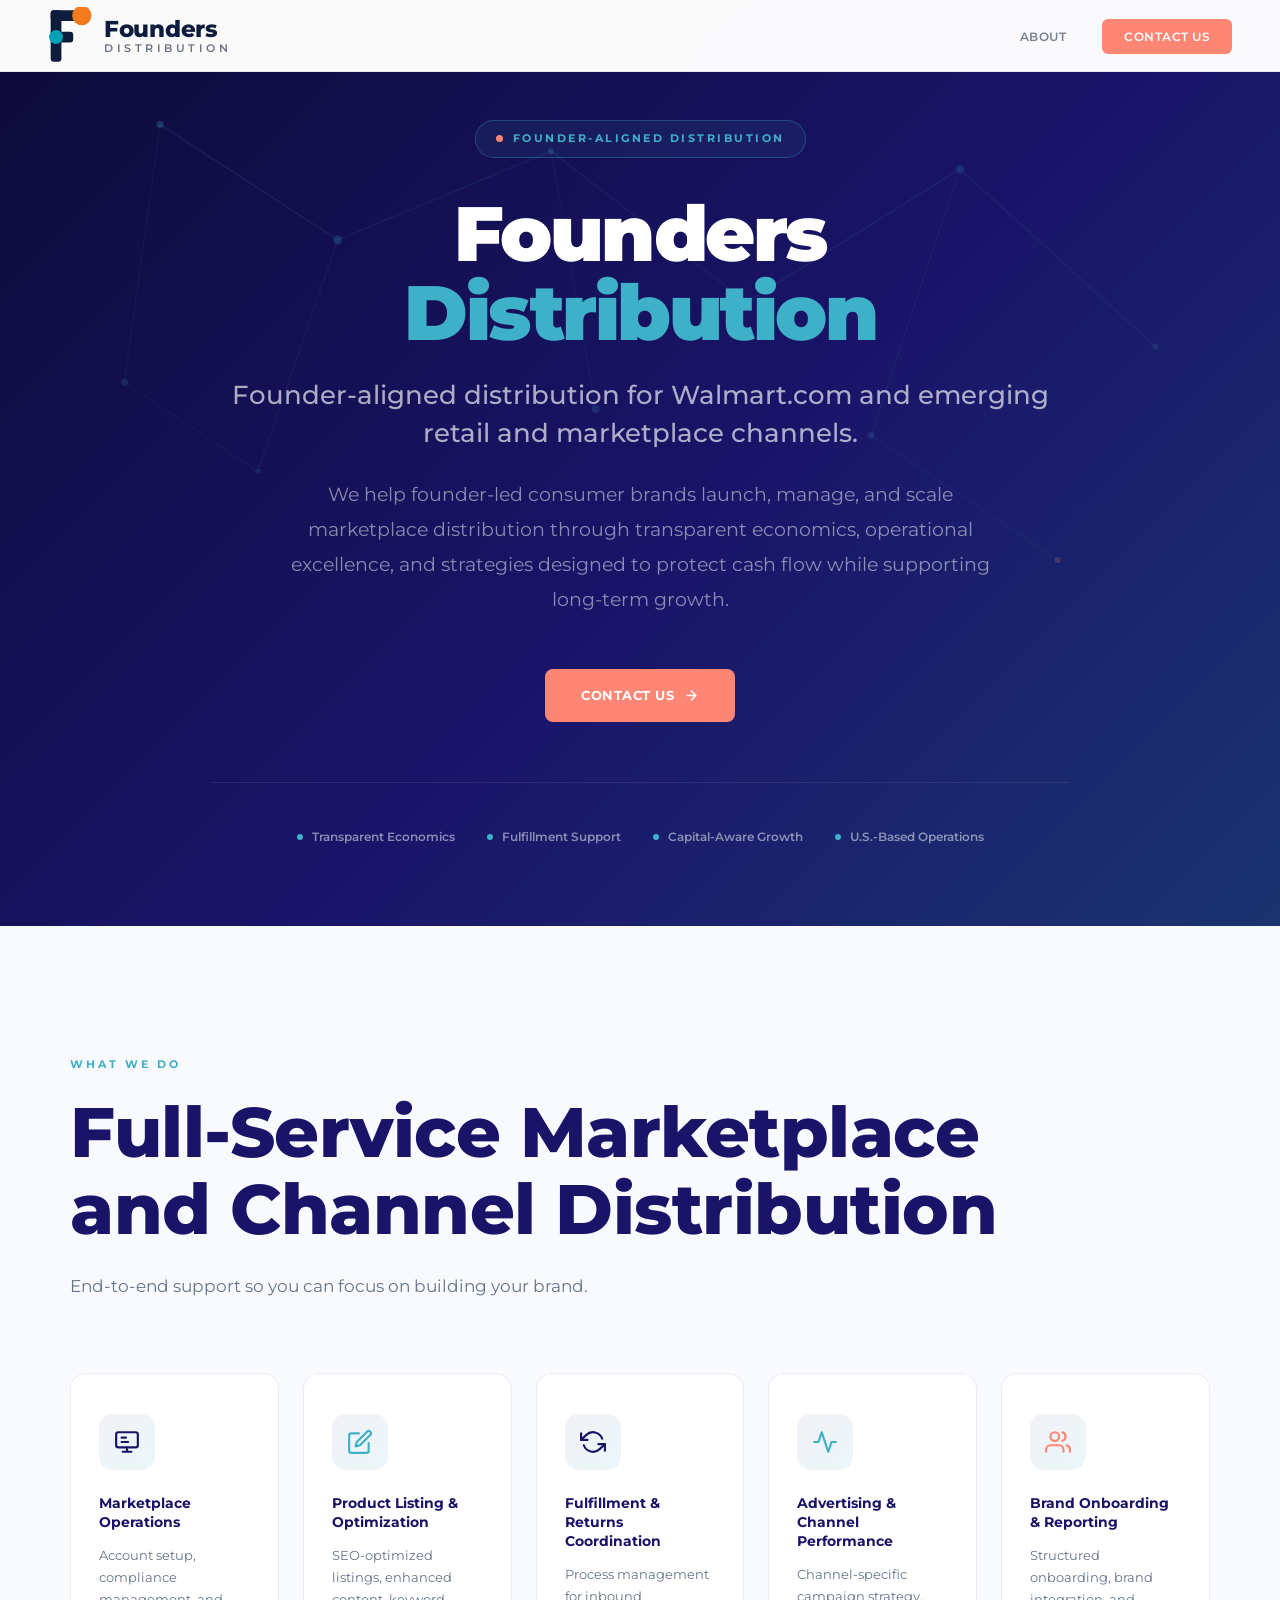
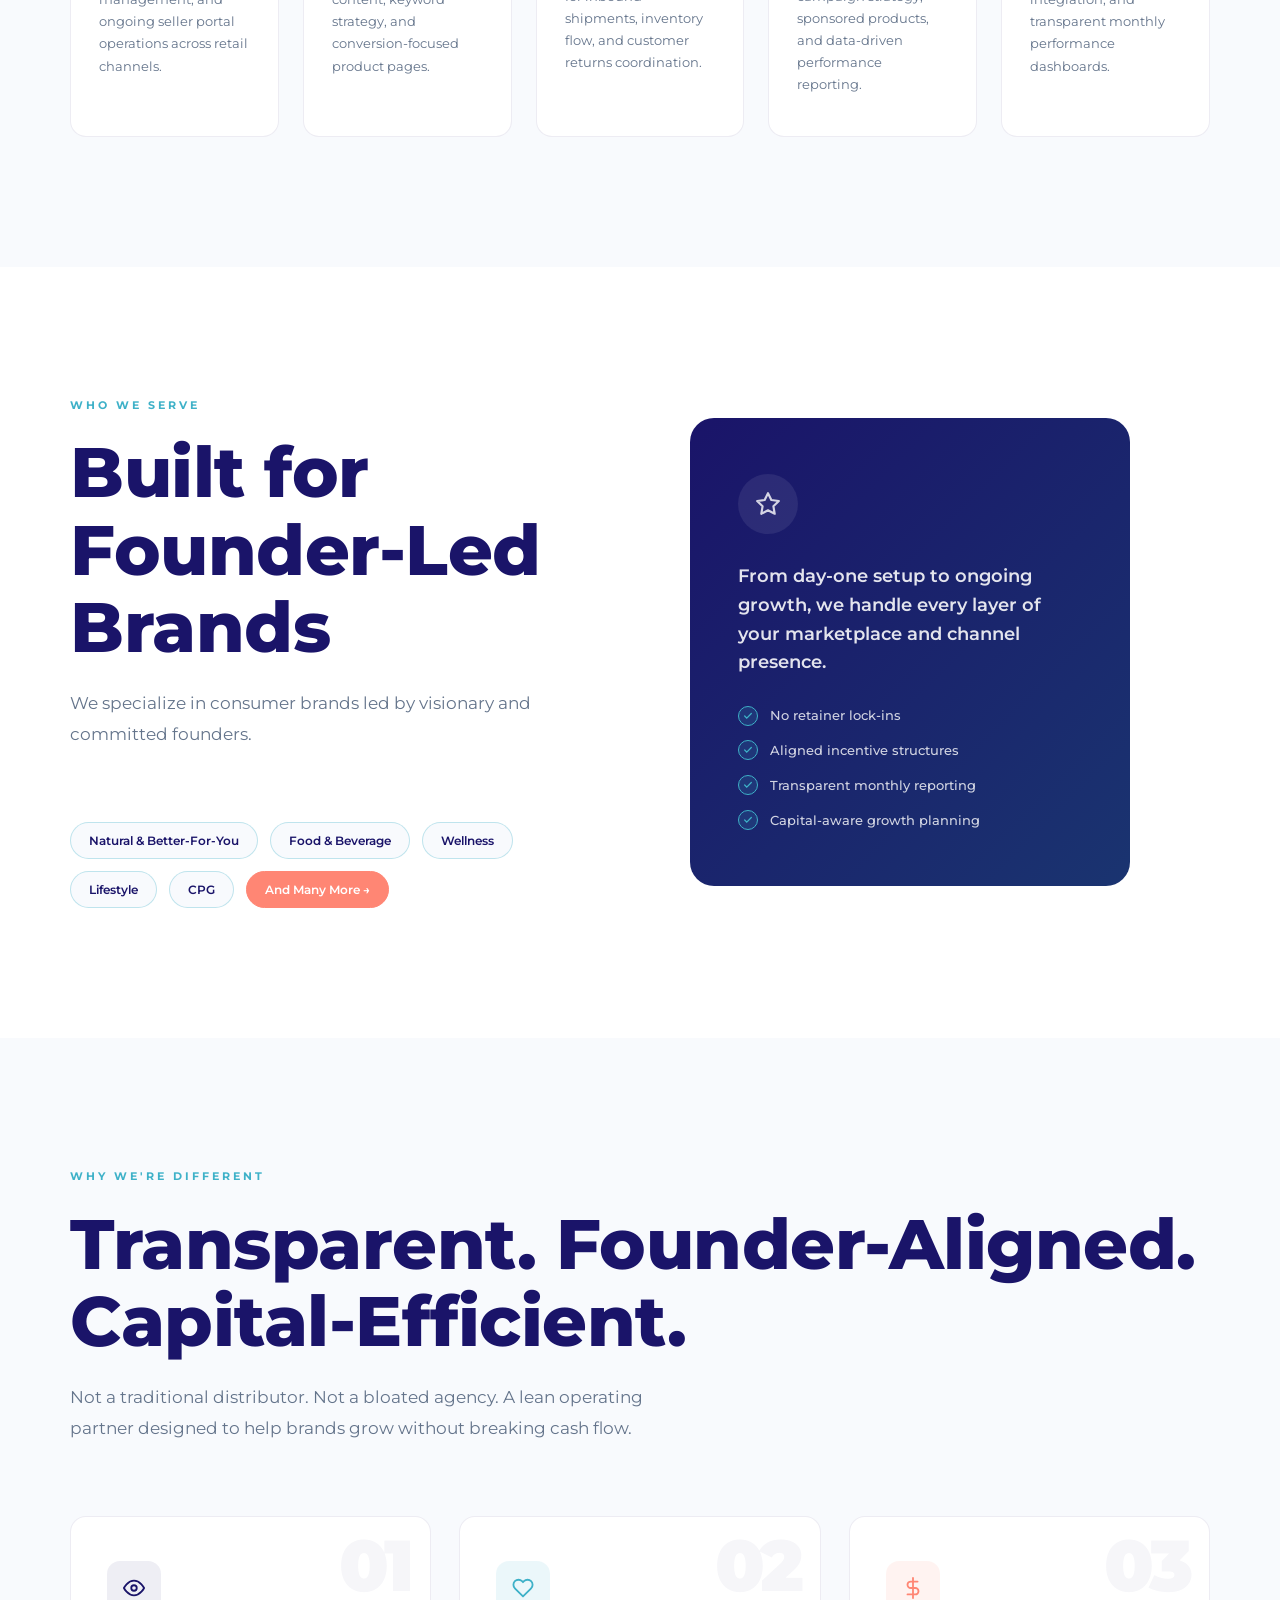
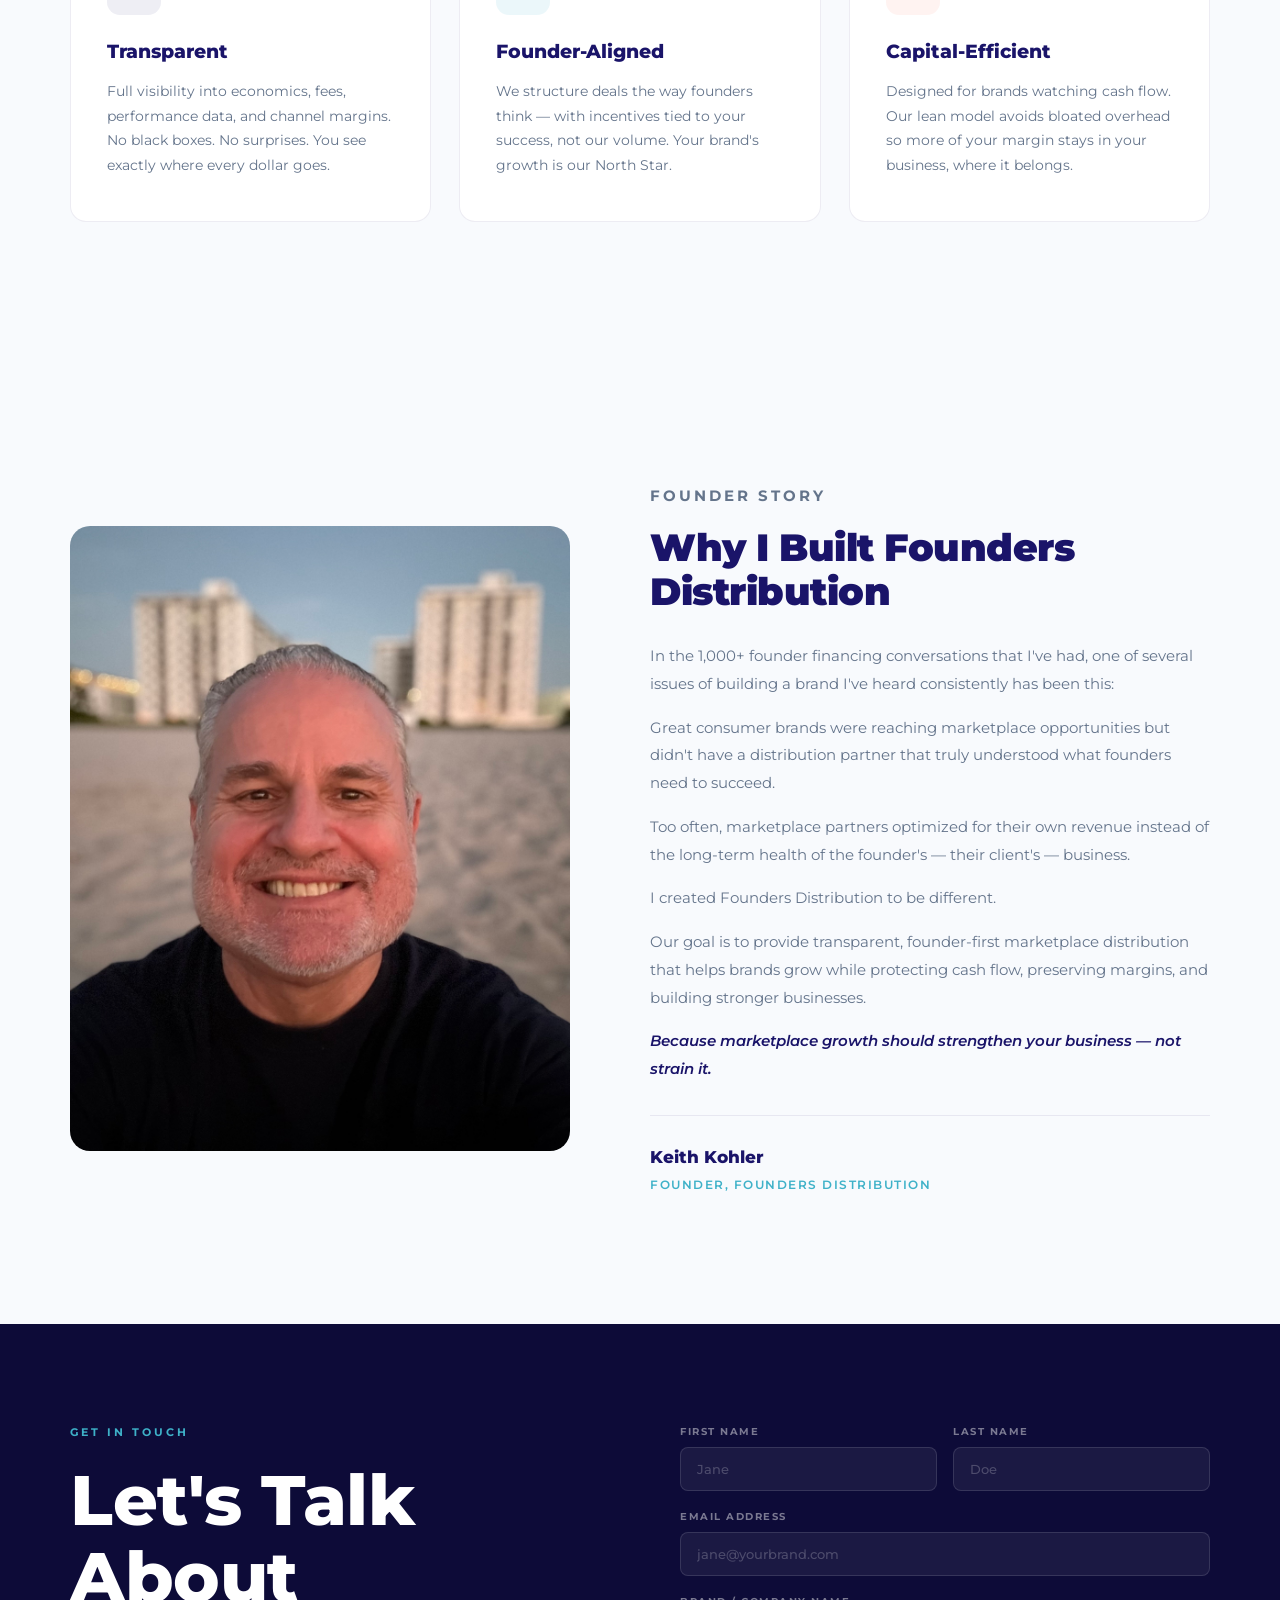
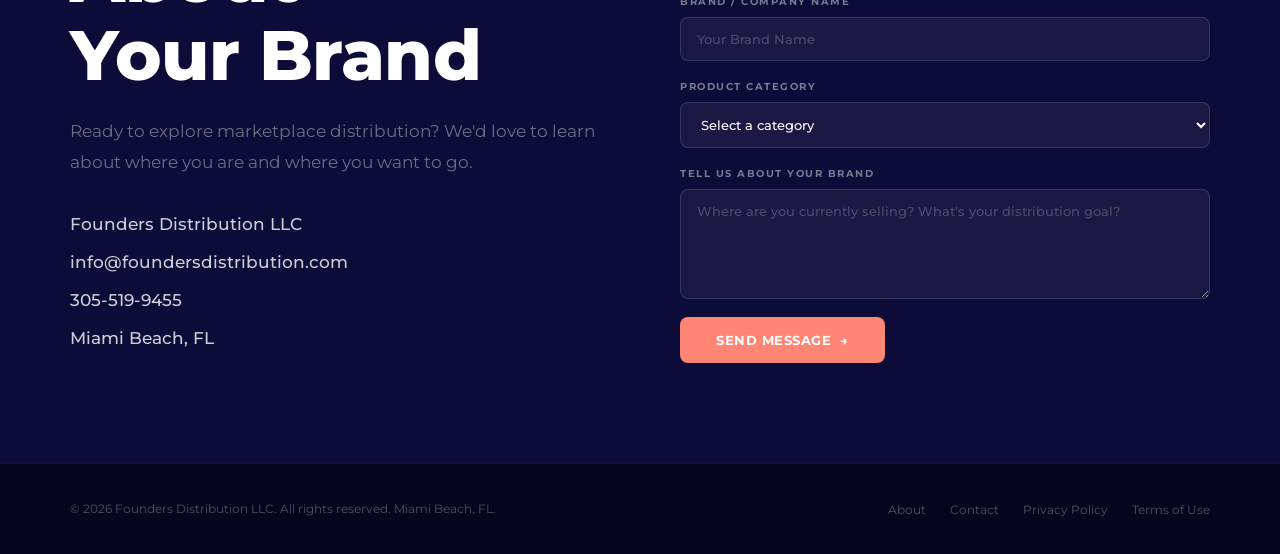
<file: index.html>
<!DOCTYPE html>
<html lang="en">
<head>
    <meta charset="UTF-8">
    <meta name="viewport" content="width=device-width, initial-scale=1.0">
    <title>Founders Distribution LLC | Founder-Aligned Marketplace Distribution</title>
    <meta name="description" content="Founders Distribution LLC helps founder-led consumer brands launch, manage, and scale across marketplace and retail channels. Transparent economics. Fulfillment support. Capital-aware growth.">
    <link href="https://fonts.googleapis.com/css2?family=Montserrat:wght@300;400;500;600;700;800;900&display=swap" rel="stylesheet">
    <link rel="stylesheet" href="styles.css">
    <style>
        /* ===== HERO (homepage only) ===== */
        #hero {
            min-height: 100vh;
            background: linear-gradient(135deg, #0d0b38 0%, #1a1469 55%, #1a3470 100%);
            position: relative;
            display: flex;
            align-items: center;
            padding: 120px 48px 80px;
            overflow: hidden;
        }

        .hero-bg { position: absolute; inset: 0; pointer-events: none; }

        .hero-content {
            max-width: 860px;
            position: relative;
            z-index: 2;
            margin: 0 auto;
            text-align: center;
        }

        .hero-eyebrow {
            display: inline-flex; align-items: center; gap: 10px;
            border: 1px solid rgba(62,177,200,0.3);
            background: rgba(62,177,200,0.08);
            border-radius: 100px; padding: 9px 20px;
            margin-bottom: 36px;
            font-size: 11px; font-weight: 700;
            letter-spacing: 2.5px; text-transform: uppercase;
            color: var(--teal);
        }

        .eyebrow-dot {
            width: 7px; height: 7px;
            background: var(--orange); border-radius: 50%;
            animation: pulse 2s infinite;
        }

        @keyframes pulse {
            0%, 100% { opacity: 1; transform: scale(1); }
            50% { opacity: 0.5; transform: scale(0.8); }
        }

        #hero h1 {
            font-size: clamp(44px, 6vw, 80px);
            font-weight: 900; color: white;
            line-height: 1.04; letter-spacing: -2.5px;
            margin-bottom: 24px;
        }

        #hero h1 .hl { color: var(--teal); }

        .hero-tagline {
            font-size: 26px; font-weight: 500;
            color: rgba(255,255,255,0.65);
            margin-bottom: 24px; line-height: 1.45;
        }

        .hero-body {
            font-size: 19px; color: rgba(255,255,255,0.5);
            max-width: 720px; line-height: 1.85;
            margin: 0 auto 52px;
        }

        .hero-actions { display: flex; gap: 16px; align-items: center; justify-content: center; }

        .btn-ghost {
            display: inline-flex; align-items: center; gap: 8px;
            color: rgba(255,255,255,0.55);
            text-decoration: none;
            font-size: 13px; font-weight: 600;
            letter-spacing: 0.5px;
            transition: color 0.2s;
        }
        .btn-ghost:hover { color: var(--teal); }

        .hero-trust {
            display: flex; gap: 32px; flex-wrap: wrap;
            justify-content: center;
            margin-top: 60px; padding-top: 44px;
            border-top: 1px solid rgba(255,255,255,0.08);
        }

        .hero-trust-item {
            display: flex; align-items: center; gap: 9px;
            font-size: 12px; font-weight: 600;
            color: rgba(255,255,255,0.5);
        }

        .ht-dot { width: 6px; height: 6px; background: var(--teal); border-radius: 50%; }

        /* white bg section */
        #who { background: white; }
        #why { background: var(--gray-50); }

        @media (max-width: 768px) {
            #hero { padding: 120px 20px 64px; }
            .hero-trust { gap: 18px; margin-top: 36px; padding-top: 32px; }
        }
    </style>
</head>
<body>

<!-- NAV -->
<nav id="main-nav">
    <a href="index.html" class="nav-logo">
        <svg width="44" height="58" viewBox="0 0 40 54" fill="none" xmlns="http://www.w3.org/2000/svg">
            <rect x="2" y="3" width="10" height="48" rx="3" fill="#0D1B3D"/>
            <rect x="2" y="3" width="29" height="10" rx="3" fill="#0D1B3D"/>
            <rect x="2" y="23" width="21" height="10" rx="3" fill="#0D1B3D"/>
            <circle cx="31" cy="8" r="9" fill="#F47A20"/>
            <circle cx="7" cy="28" r="6.5" fill="#00A3B5"/>
        </svg>
        <div class="nav-logo-text">
            <span class="nav-logo-line1">Founders</span>
            <span class="nav-logo-line2">DISTRIBUTION</span>
        </div>
    </a>
    <button class="nav-hamburger" id="hamburger" aria-label="Toggle menu">
        <span></span><span></span><span></span>
    </button>
    <ul class="nav-links" id="nav-links">
        <li><a href="about.html">About</a></li>
        <li><a href="contact.html" class="nav-cta-btn">Contact Us</a></li>
    </ul>
</nav>

<!-- HERO -->
<section id="hero">
    <svg class="hero-bg" viewBox="0 0 1440 900" preserveAspectRatio="xMidYMid slice" xmlns="http://www.w3.org/2000/svg">
        <line x1="180" y1="140" x2="380" y2="270" stroke="rgba(62,177,200,0.13)" stroke-width="1.5"/>
        <line x1="380" y1="270" x2="620" y2="170" stroke="rgba(62,177,200,0.10)" stroke-width="1.5"/>
        <line x1="620" y1="170" x2="840" y2="340" stroke="rgba(62,177,200,0.08)" stroke-width="1.5"/>
        <line x1="840" y1="340" x2="1080" y2="190" stroke="rgba(62,177,200,0.10)" stroke-width="1.5"/>
        <line x1="1080" y1="190" x2="1300" y2="390" stroke="rgba(62,177,200,0.08)" stroke-width="1.5"/>
        <line x1="180" y1="140" x2="140" y2="430" stroke="rgba(62,177,200,0.07)" stroke-width="1.5"/>
        <line x1="380" y1="270" x2="290" y2="530" stroke="rgba(62,177,200,0.07)" stroke-width="1.5"/>
        <line x1="620" y1="170" x2="670" y2="460" stroke="rgba(62,177,200,0.06)" stroke-width="1.5"/>
        <line x1="290" y1="530" x2="140" y2="430" stroke="rgba(62,177,200,0.05)" stroke-width="1.5"/>
        <line x1="1080" y1="190" x2="980" y2="490" stroke="rgba(62,177,200,0.07)" stroke-width="1.5"/>
        <line x1="980" y1="490" x2="1190" y2="630" stroke="rgba(62,177,200,0.06)" stroke-width="1.5"/>
        <circle cx="180" cy="140" r="4" fill="rgba(62,177,200,0.25)"/>
        <circle cx="380" cy="270" r="5" fill="rgba(62,177,200,0.2)"/>
        <circle cx="620" cy="170" r="3.5" fill="rgba(62,177,200,0.2)"/>
        <circle cx="840" cy="340" r="4.5" fill="rgba(255,134,116,0.28)"/>
        <circle cx="1080" cy="190" r="5" fill="rgba(62,177,200,0.15)"/>
        <circle cx="1300" cy="390" r="3.5" fill="rgba(62,177,200,0.12)"/>
        <circle cx="140" cy="430" r="4" fill="rgba(62,177,200,0.15)"/>
        <circle cx="290" cy="530" r="3" fill="rgba(62,177,200,0.13)"/>
        <circle cx="670" cy="460" r="4.5" fill="rgba(62,177,200,0.17)"/>
        <circle cx="980" cy="490" r="4" fill="rgba(62,177,200,0.15)"/>
        <circle cx="1190" cy="630" r="3.5" fill="rgba(255,134,116,0.2)"/>
    </svg>

    <div class="hero-content">
        <div class="hero-eyebrow">
            <span class="eyebrow-dot"></span>
            Founder-Aligned Distribution
        </div>
        <h1>Founders<br><span class="hl">Distribution</span></h1>
        <p class="hero-tagline">Founder-aligned distribution for Walmart.com and emerging retail and marketplace channels.</p>
        <p class="hero-body">
            We help founder-led consumer brands launch, manage, and scale marketplace distribution through transparent economics, operational excellence, and strategies designed to protect cash flow while supporting long-term growth.
        </p>
        <div class="hero-actions">
            <a href="#contact" class="btn-primary">
                Contact Us
                <svg width="15" height="15" viewBox="0 0 24 24" fill="none" stroke="currentColor" stroke-width="2.5" stroke-linecap="round" stroke-linejoin="round"><path d="M5 12h14M12 5l7 7-7 7"/></svg>
            </a>
        </div>
        <div class="hero-trust">
            <div class="hero-trust-item"><span class="ht-dot"></span>Transparent Economics</div>
            <div class="hero-trust-item"><span class="ht-dot"></span>Fulfillment Support</div>
            <div class="hero-trust-item"><span class="ht-dot"></span>Capital-Aware Growth</div>
            <div class="hero-trust-item"><span class="ht-dot"></span>U.S.-Based Operations</div>
        </div>
    </div>
</section>

<!-- WHAT WE DO -->
<section id="services" class="section" style="background:var(--gray-50)">
    <div class="container">
        <p class="section-eyebrow">What We Do</p>
        <h2 class="section-title">Full-Service Marketplace<br>and Channel Distribution</h2>
        <p class="section-sub">End-to-end support so you can focus on building your brand.</p>

        <div class="services-grid">
            <div class="service-card">
                <div class="service-icon">
                    <svg viewBox="0 0 24 24" fill="none" stroke="#1a1469" stroke-width="2" stroke-linecap="round" stroke-linejoin="round">
                        <rect x="2" y="3" width="20" height="14" rx="2"/><path d="M8 21h8M12 17v4"/><path d="M7 8h4M7 12h6"/>
                    </svg>
                </div>
                <h3>Marketplace Operations</h3>
                <p>Account setup, compliance management, and ongoing seller portal operations across retail channels.</p>
            </div>
            <div class="service-card">
                <div class="service-icon">
                    <svg viewBox="0 0 24 24" fill="none" stroke="#3eb1c8" stroke-width="2" stroke-linecap="round" stroke-linejoin="round">
                        <path d="M11 4H4a2 2 0 00-2 2v14a2 2 0 002 2h14a2 2 0 002-2v-7"/><path d="M18.5 2.5a2.121 2.121 0 013 3L12 15l-4 1 1-4 9.5-9.5z"/>
                    </svg>
                </div>
                <h3>Product Listing & Optimization</h3>
                <p>SEO-optimized listings, enhanced content, keyword strategy, and conversion-focused product pages.</p>
            </div>
            <div class="service-card">
                <div class="service-icon">
                    <svg viewBox="0 0 24 24" fill="none" stroke="#1a1469" stroke-width="2" stroke-linecap="round" stroke-linejoin="round">
                        <polyline points="1 4 1 10 7 10"/><polyline points="23 20 23 14 17 14"/>
                        <path d="M20.49 9A9 9 0 005.64 5.64L1 10M23 14l-4.64 4.36A9 9 0 013.51 15"/>
                    </svg>
                </div>
                <h3>Fulfillment & Returns Coordination</h3>
                <p>Process management for inbound shipments, inventory flow, and customer returns coordination.</p>
            </div>
            <div class="service-card">
                <div class="service-icon">
                    <svg viewBox="0 0 24 24" fill="none" stroke="#3eb1c8" stroke-width="2" stroke-linecap="round" stroke-linejoin="round">
                        <polyline points="22 12 18 12 15 21 9 3 6 12 2 12"/>
                    </svg>
                </div>
                <h3>Advertising & Channel Performance</h3>
                <p>Channel-specific campaign strategy, sponsored products, and data-driven performance reporting.</p>
            </div>
            <div class="service-card">
                <div class="service-icon">
                    <svg viewBox="0 0 24 24" fill="none" stroke="#ff8674" stroke-width="2" stroke-linecap="round" stroke-linejoin="round">
                        <path d="M17 21v-2a4 4 0 00-4-4H5a4 4 0 00-4 4v2"/><circle cx="9" cy="7" r="4"/>
                        <path d="M23 21v-2a4 4 0 00-3-3.87M16 3.13a4 4 0 010 7.75"/>
                    </svg>
                </div>
                <h3>Brand Onboarding & Reporting</h3>
                <p>Structured onboarding, brand integration, and transparent monthly performance dashboards.</p>
            </div>
        </div>
    </div>
</section>

<!-- WHO WE SERVE -->
<section id="who" class="section">
    <div class="container">
        <div class="who-layout">
            <div>
                <p class="section-eyebrow">Who We Serve</p>
                <h2 class="section-title">Built for<br>Founder-Led Brands</h2>
                <p class="section-sub">We specialize in consumer brands led by visionary and committed founders.</p>
                <div class="who-tags">
                    <span class="tag">Natural &amp; Better-For-You</span>
                    <span class="tag">Food &amp; Beverage</span>
                    <span class="tag">Wellness</span>
                    <span class="tag">Lifestyle</span>
                    <span class="tag">CPG</span>
                    <a href="contact.html" class="tag tag-more">And Many More &rarr;</a>
                </div>
            </div>
            <div>
                <div class="who-card">
                    <div class="who-card-icon">
                        <svg width="26" height="26" viewBox="0 0 24 24" fill="none" stroke="rgba(255,255,255,0.8)" stroke-width="2" stroke-linecap="round" stroke-linejoin="round">
                            <polygon points="12 2 15.09 8.26 22 9.27 17 14.14 18.18 21.02 12 17.77 5.82 21.02 7 14.14 2 9.27 8.91 8.26 12 2"/>
                        </svg>
                    </div>
                    <p style="font-size:18px;font-weight:600;color:rgba(255,255,255,0.88);line-height:1.6;margin-bottom:28px;">From day-one setup to ongoing growth, we handle every layer of your marketplace and channel presence.</p>
                    <ul class="who-check-list">
                        <li>
                            <span class="check-dot">
                                <svg width="10" height="10" viewBox="0 0 24 24" fill="none" stroke="#3eb1c8" stroke-width="3" stroke-linecap="round"><polyline points="20 6 9 17 4 12"/></svg>
                            </span>
                            No retainer lock-ins
                        </li>
                        <li>
                            <span class="check-dot">
                                <svg width="10" height="10" viewBox="0 0 24 24" fill="none" stroke="#3eb1c8" stroke-width="3" stroke-linecap="round"><polyline points="20 6 9 17 4 12"/></svg>
                            </span>
                            Aligned incentive structures
                        </li>
                        <li>
                            <span class="check-dot">
                                <svg width="10" height="10" viewBox="0 0 24 24" fill="none" stroke="#3eb1c8" stroke-width="3" stroke-linecap="round"><polyline points="20 6 9 17 4 12"/></svg>
                            </span>
                            Transparent monthly reporting
                        </li>
                        <li>
                            <span class="check-dot">
                                <svg width="10" height="10" viewBox="0 0 24 24" fill="none" stroke="#3eb1c8" stroke-width="3" stroke-linecap="round"><polyline points="20 6 9 17 4 12"/></svg>
                            </span>
                            Capital-aware growth planning
                        </li>
                    </ul>
                </div>
            </div>
        </div>
    </div>
</section>

<!-- WHY DIFFERENT -->
<section id="why" class="section">
    <div class="container">
        <p class="section-eyebrow">Why We're Different</p>
        <h2 class="section-title">Transparent. Founder-Aligned.<br>Capital-Efficient.</h2>
        <p class="section-sub">Not a traditional distributor. Not a bloated agency. A lean operating partner designed to help brands grow without breaking cash flow.</p>

        <div class="pillars-grid">
            <div class="pillar">
                <span class="pillar-num">01</span>
                <div class="pillar-icon pi-1">
                    <svg width="22" height="22" viewBox="0 0 24 24" fill="none" stroke="#1a1469" stroke-width="2" stroke-linecap="round" stroke-linejoin="round">
                        <path d="M1 12s4-8 11-8 11 8 11 8-4 8-11 8-11-8-11-8z"/><circle cx="12" cy="12" r="3"/>
                    </svg>
                </div>
                <h3>Transparent</h3>
                <p>Full visibility into economics, fees, performance data, and channel margins. No black boxes. No surprises. You see exactly where every dollar goes.</p>
            </div>
            <div class="pillar">
                <span class="pillar-num">02</span>
                <div class="pillar-icon pi-2">
                    <svg width="22" height="22" viewBox="0 0 24 24" fill="none" stroke="#3eb1c8" stroke-width="2" stroke-linecap="round" stroke-linejoin="round">
                        <path d="M20.84 4.61a5.5 5.5 0 00-7.78 0L12 5.67l-1.06-1.06a5.5 5.5 0 00-7.78 7.78l1.06 1.06L12 21.23l7.78-7.78 1.06-1.06a5.5 5.5 0 000-7.78z"/>
                    </svg>
                </div>
                <h3>Founder-Aligned</h3>
                <p>We structure deals the way founders think — with incentives tied to your success, not our volume. Your brand's growth is our North Star.</p>
            </div>
            <div class="pillar">
                <span class="pillar-num">03</span>
                <div class="pillar-icon pi-3">
                    <svg width="22" height="22" viewBox="0 0 24 24" fill="none" stroke="#ff8674" stroke-width="2" stroke-linecap="round" stroke-linejoin="round">
                        <line x1="12" y1="1" x2="12" y2="23"/>
                        <path d="M17 5H9.5a3.5 3.5 0 000 7h5a3.5 3.5 0 010 7H6"/>
                    </svg>
                </div>
                <h3>Capital-Efficient</h3>
                <p>Designed for brands watching cash flow. Our lean model avoids bloated overhead so more of your margin stays in your business, where it belongs.</p>
            </div>
        </div>
    </div>
</section>

<!-- FOUNDER STORY -->
<section class="section founder-story-section">
    <div class="container">
        <div class="founder-story-grid">
            <div class="founder-photo-wrap">
                <img src="keith.jpg" alt="Keith Kohler, Founder of Founders Distribution" class="founder-photo">
            </div>
            <div class="founder-story-text">
                <p class="section-eyebrow">Founder Story</p>
                <h2 class="founder-story-heading">Why I Built Founders Distribution</h2>
                <p>In the 1,000+ founder financing conversations that I've had, one of several issues of building a brand I've heard consistently has been this:</p>
                <p>Great consumer brands were reaching marketplace opportunities but didn't have a distribution partner that truly understood what founders need to succeed.</p>
                <p>Too often, marketplace partners optimized for their own revenue instead of the long-term health of the founder's — their client's — business.</p>
                <p>I created Founders Distribution to be different.</p>
                <p>Our goal is to provide transparent, founder-first marketplace distribution that helps brands grow while protecting cash flow, preserving margins, and building stronger businesses.</p>
                <p class="founder-story-closing">Because marketplace growth should strengthen your business — not strain it.</p>
                <div class="founder-sig">
                    <span class="founder-sig-name">Keith Kohler</span>
                    <span class="founder-sig-title">Founder, Founders Distribution</span>
                </div>
            </div>
        </div>
    </div>
</section>

<!-- CONTACT -->
<section id="contact" class="contact-section">
    <div class="contact-layout">
        <div>
            <p class="section-eyebrow">Get In Touch</p>
            <h2 class="section-title">Let's Talk About<br>Your Brand</h2>
            <p class="section-sub">Ready to explore marketplace distribution? We'd love to learn about where you are and where you want to go.</p>

            <div class="contact-plain">
                <p>Founders Distribution LLC</p>
                <p><a href="mailto:info@foundersdistribution.com">info@foundersdistribution.com</a></p>
                <p><a href="tel:+13055199455">305-519-9455</a></p>
                <p>Miami Beach, FL</p>
            </div>
        </div>

        <form class="contact-form" name="contact" method="POST" data-netlify="true" netlify-honeypot="bot-field">
            <input type="hidden" name="form-name" value="contact">
            <p hidden><label>Don't fill this out: <input name="bot-field"></label></p>
            <div class="form-row">
                <div class="fg">
                    <label for="fname">First Name</label>
                    <input type="text" id="fname" name="first_name" placeholder="Jane" required>
                </div>
                <div class="fg">
                    <label for="lname">Last Name</label>
                    <input type="text" id="lname" name="last_name" placeholder="Doe" required>
                </div>
            </div>
            <div class="fg">
                <label for="email">Email Address</label>
                <input type="email" id="email" name="email" placeholder="jane@yourbrand.com" required>
            </div>
            <div class="fg">
                <label for="brand">Brand / Company Name</label>
                <input type="text" id="brand" name="brand" placeholder="Your Brand Name" required>
            </div>
            <div class="fg">
                <label for="category">Product Category</label>
                <select id="category" name="category">
                    <option value="" disabled selected>Select a category</option>
                    <option>Natural and Better-For-You</option>
                    <option>Food &amp; Beverage</option>
                    <option>Wellness</option>
                    <option>Lifestyle</option>
                    <option>Other CPG</option>
                </select>
            </div>
            <div class="fg">
                <label for="message">Tell Us About Your Brand</label>
                <textarea id="message" name="message" placeholder="Where are you currently selling? What's your distribution goal?"></textarea>
            </div>
            <button type="submit" class="form-submit">Send Message &nbsp;→</button>
        </form>
    </div>
</section>

<!-- FOOTER -->
<footer>
    <div class="footer-inner">
        <p class="footer-copy">&copy; 2026 Founders Distribution LLC. All rights reserved. Miami Beach, FL.</p>
        <ul class="footer-links">
            <li><a href="about.html">About</a></li>
            <li><a href="contact.html">Contact</a></li>
            <li><a href="privacy-policy.html">Privacy Policy</a></li>
            <li><a href="terms.html">Terms of Use</a></li>
        </ul>
    </div>
</footer>

<script>
    const hamburger = document.getElementById('hamburger');
    const navLinks = document.getElementById('nav-links');
    hamburger.addEventListener('click', () => {
        hamburger.classList.toggle('open');
        navLinks.classList.toggle('open');
    });
    navLinks.querySelectorAll('a').forEach(a => {
        a.addEventListener('click', () => {
            hamburger.classList.remove('open');
            navLinks.classList.remove('open');
        });
    });

    document.querySelectorAll('a[href^="#"]').forEach(a => {
        a.addEventListener('click', e => {
            e.preventDefault();
            const el = document.querySelector(a.getAttribute('href'));
            if (el) el.scrollIntoView({ behavior: 'smooth', block: 'start' });
        });
    });

    window.addEventListener('scroll', () => {
        document.getElementById('main-nav').style.boxShadow =
            window.scrollY > 40 ? '0 4px 24px rgba(0,0,0,0.35)' : 'none';
    });
</script>
</body>
</html>
</file>
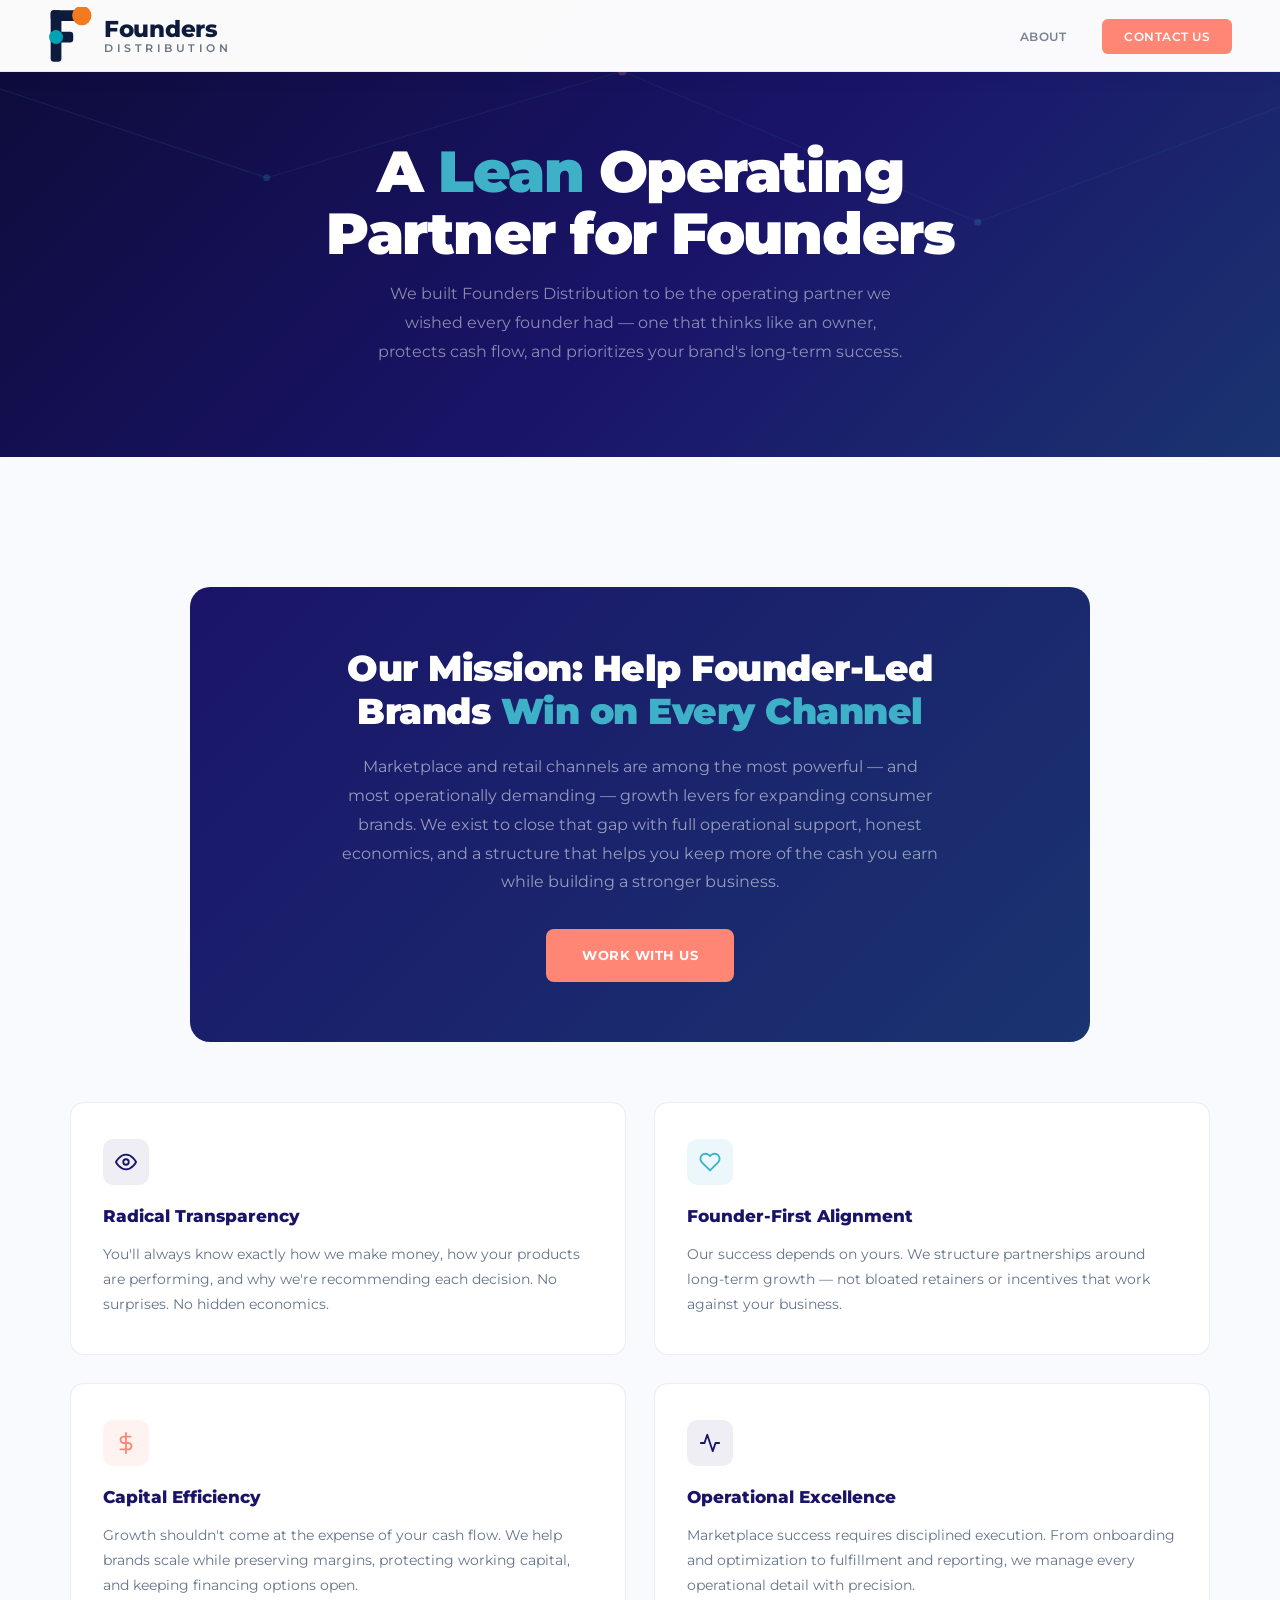
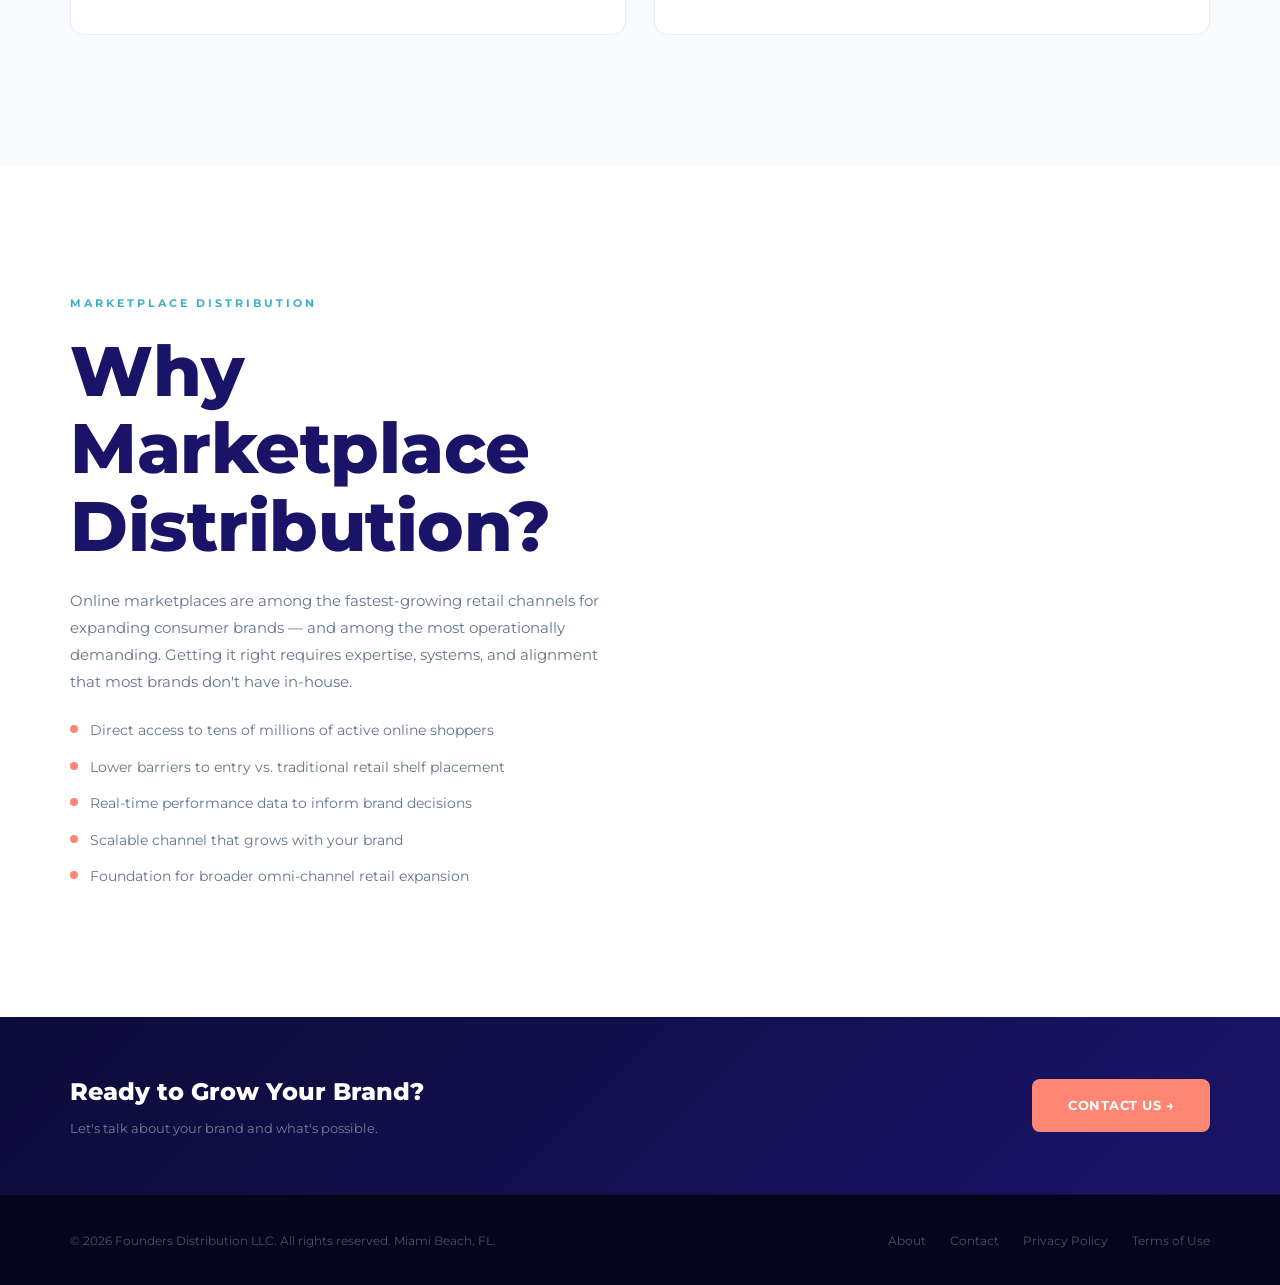
<file: about.html>
<!DOCTYPE html>
<html lang="en">
<head>
    <meta charset="UTF-8">
    <meta name="viewport" content="width=device-width, initial-scale=1.0">
    <title>About | Founders Distribution LLC</title>
    <meta name="description" content="Founders Distribution LLC is a lean marketplace operating partner built for founder-led consumer brands. Based in Miami Beach, FL.">
    <link href="https://fonts.googleapis.com/css2?family=Montserrat:wght@300;400;500;600;700;800;900&display=swap" rel="stylesheet">
    <link rel="stylesheet" href="styles.css">
    <style>
        .about-intro { background: var(--gray-50); }

        .about-values {
            display: grid;
            grid-template-columns: repeat(2, 1fr);
            gap: 28px;
            margin-top: 60px;
        }

        .value-card {
            background: white;
            border: 1px solid var(--border);
            border-radius: 14px;
            padding: 36px 32px;
        }

        .value-card h3 {
            font-size: 17px; font-weight: 800;
            color: var(--navy); margin-bottom: 12px;
        }

        .value-card p {
            font-size: 14px; color: var(--gray-text);
            line-height: 1.8;
        }

        .value-icon {
            width: 46px; height: 46px;
            border-radius: 10px;
            display: flex; align-items: center; justify-content: center;
            margin-bottom: 18px;
        }

        .mission-block {
            background: linear-gradient(135deg, var(--navy), #1a3470);
            border-radius: 20px;
            padding: 60px;
            color: white;
            max-width: 900px;
            margin: 0 auto;
            text-align: center;
        }

        .mission-block h2 {
            font-size: clamp(24px, 3vw, 36px);
            font-weight: 900; line-height: 1.2;
            margin-bottom: 20px; letter-spacing: -0.5px;
        }

        .mission-block h2 span { color: var(--teal); }

        .mission-block p {
            font-size: 16px; color: rgba(255,255,255,0.55);
            line-height: 1.8; max-width: 600px; margin: 0 auto 32px;
        }

        .walmart-section { background: white; }

        .walmart-grid {
            display: grid;
            grid-template-columns: 1fr 1fr;
            gap: 60px;
            align-items: center;
        }

        .walmart-list {
            list-style: none;
            display: flex; flex-direction: column; gap: 14px;
            margin-top: 24px;
        }

        .walmart-list li {
            display: flex; align-items: flex-start; gap: 12px;
            font-size: 14px; color: var(--gray-text); line-height: 1.6;
        }

        .wl-dot {
            width: 8px; height: 8px;
            background: var(--orange);
            border-radius: 50%; flex-shrink: 0; margin-top: 6px;
        }

        .walmart-cred-box {
            background: var(--gray-50);
            border: 1px solid var(--border);
            border-radius: 16px; padding: 40px;
        }

        .walmart-cred-box h3 {
            font-size: 16px; font-weight: 800; color: var(--navy); margin-bottom: 20px;
        }

        .cred-item {
            display: flex; align-items: flex-start; gap: 14px;
            padding: 14px 0;
            border-bottom: 1px solid var(--border);
        }

        .cred-item:last-child { border-bottom: none; }

        .cred-icon {
            width: 36px; height: 36px;
            background: rgba(62,177,200,0.1);
            border-radius: 8px;
            display: flex; align-items: center; justify-content: center;
            flex-shrink: 0;
        }

        .cred-label {
            font-size: 11px; font-weight: 700;
            letter-spacing: 1.5px; text-transform: uppercase;
            color: var(--teal); margin-bottom: 2px;
        }

        .cred-value { font-size: 13px; color: var(--navy); font-weight: 600; }

        @media (max-width: 768px) {
            .about-values, .walmart-grid { grid-template-columns: 1fr; }
            .mission-block { padding: 40px 28px; }
        }
    </style>
</head>
<body>

<nav>
    <a href="index.html" class="nav-logo">
        <svg width="44" height="58" viewBox="0 0 40 54" fill="none" xmlns="http://www.w3.org/2000/svg">
            <rect x="2" y="3" width="10" height="48" rx="3" fill="#0D1B3D"/>
            <rect x="2" y="3" width="29" height="10" rx="3" fill="#0D1B3D"/>
            <rect x="2" y="23" width="21" height="10" rx="3" fill="#0D1B3D"/>
            <circle cx="31" cy="8" r="9" fill="#F47A20"/>
            <circle cx="7" cy="28" r="6.5" fill="#00A3B5"/>
        </svg>
        <div class="nav-logo-text">
            <span class="nav-logo-line1">Founders</span>
            <span class="nav-logo-line2">DISTRIBUTION</span>
        </div>
    </a>
    <button class="nav-hamburger" id="hamburger" aria-label="Toggle menu">
        <span></span><span></span><span></span>
    </button>
    <ul class="nav-links" id="nav-links">
        <li><a href="about.html">About</a></li>
        <li><a href="contact.html" class="nav-cta-btn">Contact Us</a></li>
    </ul>
</nav>

<!-- PAGE HERO -->
<div class="page-hero">
    <svg class="page-hero-bg" viewBox="0 0 1440 420" preserveAspectRatio="xMidYMid slice">
        <line x1="0" y1="100" x2="300" y2="200" stroke="rgba(62,177,200,0.1)" stroke-width="1.5"/>
        <line x1="300" y1="200" x2="700" y2="80" stroke="rgba(62,177,200,0.08)" stroke-width="1.5"/>
        <line x1="700" y1="80" x2="1100" y2="250" stroke="rgba(62,177,200,0.07)" stroke-width="1.5"/>
        <line x1="1100" y1="250" x2="1440" y2="120" stroke="rgba(62,177,200,0.07)" stroke-width="1.5"/>
        <circle cx="300" cy="200" r="4" fill="rgba(62,177,200,0.2)"/>
        <circle cx="700" cy="80" r="5" fill="rgba(255,134,116,0.25)"/>
        <circle cx="1100" cy="250" r="4" fill="rgba(62,177,200,0.2)"/>
    </svg>
    <div class="page-hero-content" style="text-align:center;">
        <h1>A <span class="hl">Lean</span> Operating<br>Partner for Founders</h1>
        <p class="page-hero-sub" style="margin:0 auto;">We built Founders Distribution to be the operating partner we wished every founder had — one that thinks like an owner, protects cash flow, and prioritizes your brand's long-term success.</p>
    </div>
</div>

<!-- MISSION -->
<section class="section about-intro">
    <div class="container">
        <div class="mission-block">
            <h2>Our Mission: Help Founder-Led<br>Brands <span>Win on Every Channel</span></h2>
            <p>Marketplace and retail channels are among the most powerful — and most operationally demanding — growth levers for expanding consumer brands. We exist to close that gap with full operational support, honest economics, and a structure that helps you keep more of the cash you earn while building a stronger business.</p>
            <a href="contact.html" class="btn-primary">Work With Us</a>
        </div>

        <div class="about-values">
            <div class="value-card">
                <div class="value-icon" style="background:rgba(26,20,105,0.07)">
                    <svg width="22" height="22" viewBox="0 0 24 24" fill="none" stroke="#1a1469" stroke-width="2" stroke-linecap="round" stroke-linejoin="round">
                        <path d="M1 12s4-8 11-8 11 8 11 8-4 8-11 8-11-8-11-8z"/><circle cx="12" cy="12" r="3"/>
                    </svg>
                </div>
                <h3>Radical Transparency</h3>
                <p>You'll always know exactly how we make money, how your products are performing, and why we're recommending each decision. No surprises. No hidden economics.</p>
            </div>
            <div class="value-card">
                <div class="value-icon" style="background:rgba(62,177,200,0.1)">
                    <svg width="22" height="22" viewBox="0 0 24 24" fill="none" stroke="#3eb1c8" stroke-width="2" stroke-linecap="round" stroke-linejoin="round">
                        <path d="M20.84 4.61a5.5 5.5 0 00-7.78 0L12 5.67l-1.06-1.06a5.5 5.5 0 00-7.78 7.78l1.06 1.06L12 21.23l7.78-7.78 1.06-1.06a5.5 5.5 0 000-7.78z"/>
                    </svg>
                </div>
                <h3>Founder-First Alignment</h3>
                <p>Our success depends on yours. We structure partnerships around long-term growth — not bloated retainers or incentives that work against your business.</p>
            </div>
            <div class="value-card">
                <div class="value-icon" style="background:rgba(255,134,116,0.1)">
                    <svg width="22" height="22" viewBox="0 0 24 24" fill="none" stroke="#ff8674" stroke-width="2" stroke-linecap="round" stroke-linejoin="round">
                        <line x1="12" y1="1" x2="12" y2="23"/>
                        <path d="M17 5H9.5a3.5 3.5 0 000 7h5a3.5 3.5 0 010 7H6"/>
                    </svg>
                </div>
                <h3>Capital Efficiency</h3>
                <p>Growth shouldn't come at the expense of your cash flow. We help brands scale while preserving margins, protecting working capital, and keeping financing options open.</p>
            </div>
            <div class="value-card">
                <div class="value-icon" style="background:rgba(26,20,105,0.07)">
                    <svg width="22" height="22" viewBox="0 0 24 24" fill="none" stroke="#1a1469" stroke-width="2" stroke-linecap="round" stroke-linejoin="round">
                        <polyline points="22 12 18 12 15 21 9 3 6 12 2 12"/>
                    </svg>
                </div>
                <h3>Operational Excellence</h3>
                <p>Marketplace success requires disciplined execution. From onboarding and optimization to fulfillment and reporting, we manage every operational detail with precision.</p>
            </div>
        </div>
    </div>
</section>

<!-- CHANNEL DISTRIBUTION -->
<section class="section" style="background:white">
    <div class="container">
        <div class="walmart-grid">
            <div>
                <p class="section-eyebrow">Marketplace Distribution</p>
                <h2 class="section-title">Why Marketplace<br>Distribution?</h2>
                <p style="font-size:15px;color:var(--gray-text);line-height:1.8;margin-bottom:8px;">
                    Online marketplaces are among the fastest-growing retail channels for expanding consumer brands — and among the most operationally demanding. Getting it right requires expertise, systems, and alignment that most brands don't have in-house.
                </p>
                <ul class="walmart-list">
                    <li><span class="wl-dot"></span>Direct access to tens of millions of active online shoppers</li>
                    <li><span class="wl-dot"></span>Lower barriers to entry vs. traditional retail shelf placement</li>
                    <li><span class="wl-dot"></span>Real-time performance data to inform brand decisions</li>
                    <li><span class="wl-dot"></span>Scalable channel that grows with your brand</li>
                    <li><span class="wl-dot"></span>Foundation for broader omni-channel retail expansion</li>
                </ul>
            </div>
        </div>
    </div>
</section>

<!-- TRUST BAND -->
<div class="trust-band">
    <div class="trust-inner">
        <div class="trust-left">
            <h2>Ready to Grow Your Brand?</h2>
            <p>Let's talk about your brand and what's possible.</p>
        </div>
        <a href="contact.html" class="btn-primary">Contact Us →</a>
    </div>
</div>

<footer>
    <div class="footer-inner">
        <p class="footer-copy">&copy; 2026 Founders Distribution LLC. All rights reserved. Miami Beach, FL.</p>
        <ul class="footer-links">
            <li><a href="about.html">About</a></li>
            <li><a href="contact.html">Contact</a></li>
            <li><a href="privacy-policy.html">Privacy Policy</a></li>
            <li><a href="terms.html">Terms of Use</a></li>
        </ul>
    </div>
</footer>
<script>
    const hamburger = document.getElementById('hamburger');
    const navLinks = document.getElementById('nav-links');
    hamburger.addEventListener('click', () => {
        hamburger.classList.toggle('open');
        navLinks.classList.toggle('open');
    });
    navLinks.querySelectorAll('a').forEach(a => {
        a.addEventListener('click', () => {
            hamburger.classList.remove('open');
            navLinks.classList.remove('open');
        });
    });
</script>
</body>
</html>
</file>
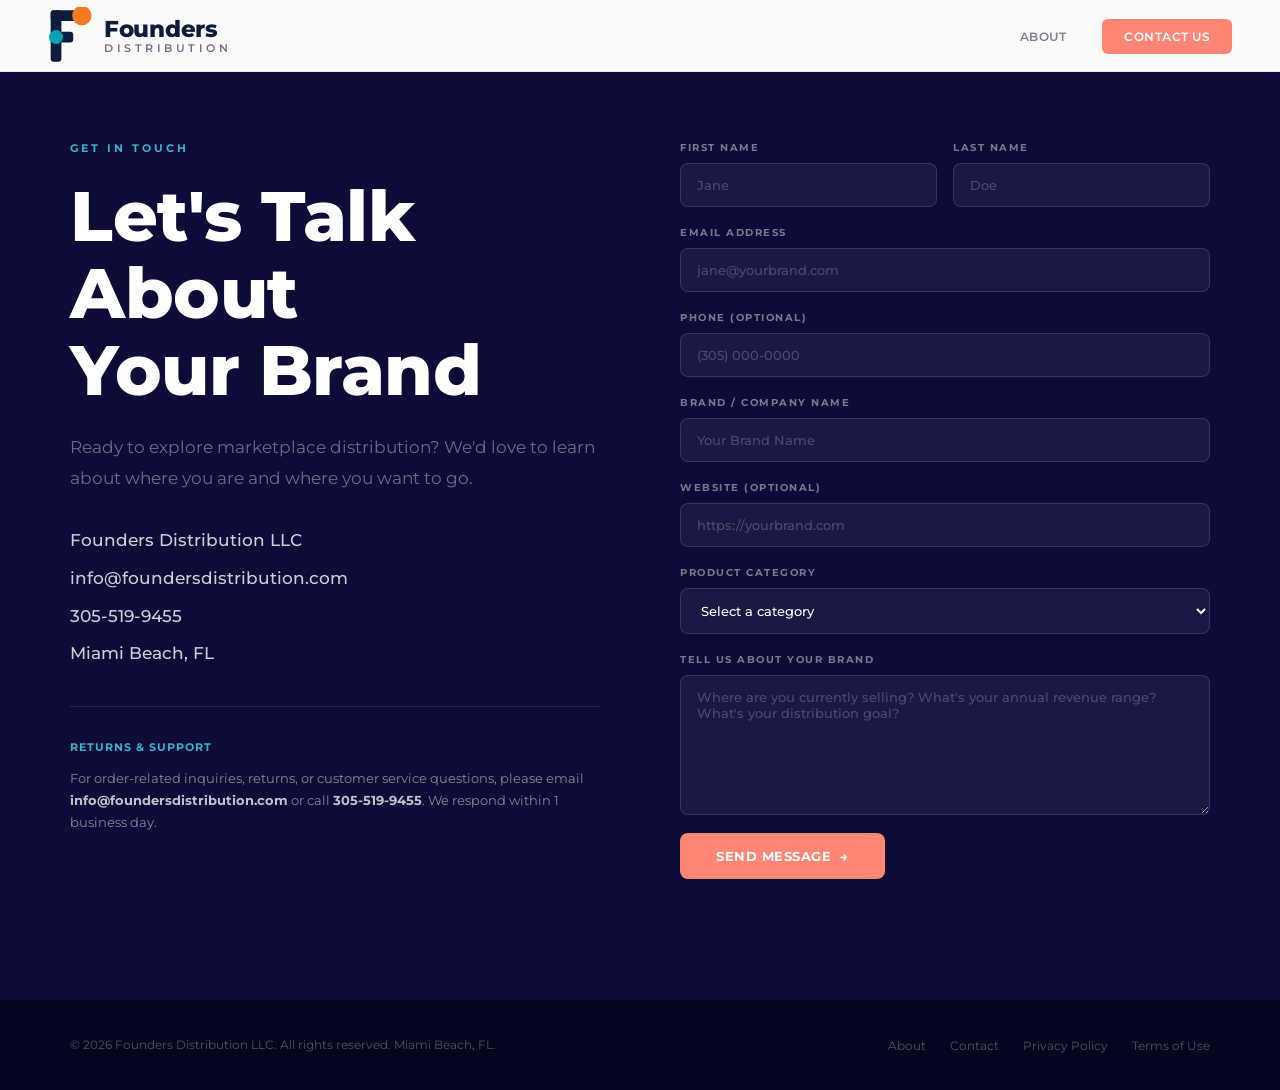
<file: contact.html>
<!DOCTYPE html>
<html lang="en">
<head>
    <meta charset="UTF-8">
    <meta name="viewport" content="width=device-width, initial-scale=1.0">
    <title>Contact | Founders Distribution LLC</title>
    <meta name="description" content="Get in touch with Founders Distribution LLC. Contact us to discuss marketplace distribution for your brand.">
    <link href="https://fonts.googleapis.com/css2?family=Montserrat:wght@300;400;500;600;700;800;900&display=swap" rel="stylesheet">
    <link rel="stylesheet" href="styles.css">
</head>
<body>

<nav>
    <a href="index.html" class="nav-logo">
        <svg width="44" height="58" viewBox="0 0 40 54" fill="none" xmlns="http://www.w3.org/2000/svg">
            <rect x="2" y="3" width="10" height="48" rx="3" fill="#0D1B3D"/>
            <rect x="2" y="3" width="29" height="10" rx="3" fill="#0D1B3D"/>
            <rect x="2" y="23" width="21" height="10" rx="3" fill="#0D1B3D"/>
            <circle cx="31" cy="8" r="9" fill="#F47A20"/>
            <circle cx="7" cy="28" r="6.5" fill="#00A3B5"/>
        </svg>
        <div class="nav-logo-text">
            <span class="nav-logo-line1">Founders</span>
            <span class="nav-logo-line2">DISTRIBUTION</span>
        </div>
    </a>
    <button class="nav-hamburger" id="hamburger" aria-label="Toggle menu">
        <span></span><span></span><span></span>
    </button>
    <ul class="nav-links" id="nav-links">
        <li><a href="about.html">About</a></li>
        <li><a href="contact.html" class="nav-cta-btn">Contact Us</a></li>
    </ul>
</nav>

<section class="contact-section" style="padding-top:140px;padding-bottom:120px;">
    <div class="contact-layout">

        <!-- LEFT: info + returns -->
        <div>
            <p class="section-eyebrow">Get In Touch</p>
            <h2 class="section-title">Let's Talk About<br>Your Brand</h2>
            <p class="section-sub">Ready to explore marketplace distribution? We'd love to learn about where you are and where you want to go.</p>

            <div class="contact-plain">
                <p>Founders Distribution LLC</p>
                <p><a href="mailto:info@foundersdistribution.com">info@foundersdistribution.com</a></p>
                <p><a href="tel:+13055199455">305-519-9455</a></p>
                <p>Miami Beach, FL</p>
            </div>

            <div style="margin-top:40px;padding-top:32px;border-top:1px solid rgba(255,255,255,0.1);">
                <p style="font-size:11px;font-weight:700;letter-spacing:1px;text-transform:uppercase;color:#3eb1c8;margin-bottom:10px;">Returns &amp; Support</p>
                <p style="font-size:13px;color:rgba(255,255,255,0.5);line-height:1.7;">For order-related inquiries, returns, or customer service questions, please email <strong style="color:rgba(255,255,255,0.75);">info@foundersdistribution.com</strong> or call <strong style="color:rgba(255,255,255,0.75);">305-519-9455</strong>. We respond within 1 business day.</p>
            </div>
        </div>

        <!-- RIGHT: form -->
        <form class="contact-form" name="contact-page" method="POST" data-netlify="true" netlify-honeypot="bot-field">
            <input type="hidden" name="form-name" value="contact-page">
            <p hidden><label>Don't fill this out: <input name="bot-field"></label></p>

            <div class="form-row">
                <div class="fg">
                    <label for="fname2">First Name</label>
                    <input type="text" id="fname2" name="first_name" placeholder="Jane" required>
                </div>
                <div class="fg">
                    <label for="lname2">Last Name</label>
                    <input type="text" id="lname2" name="last_name" placeholder="Doe" required>
                </div>
            </div>
            <div class="fg">
                <label for="email2">Email Address</label>
                <input type="email" id="email2" name="email" placeholder="jane@yourbrand.com" required>
            </div>
            <div class="fg">
                <label for="phone2">Phone (optional)</label>
                <input type="tel" id="phone2" name="phone" placeholder="(305) 000-0000">
            </div>
            <div class="fg">
                <label for="brand2">Brand / Company Name</label>
                <input type="text" id="brand2" name="brand" placeholder="Your Brand Name" required>
            </div>
            <div class="fg">
                <label for="website2">Website (optional)</label>
                <input type="url" id="website2" name="website" placeholder="https://yourbrand.com">
            </div>
            <div class="fg">
                <label for="category2">Product Category</label>
                <select id="category2" name="category">
                    <option value="" disabled selected>Select a category</option>
                    <option>Natural and Better-For-You</option>
                    <option>Food &amp; Beverage</option>
                    <option>Wellness</option>
                    <option>Lifestyle</option>
                    <option>Other CPG</option>
                </select>
            </div>
            <div class="fg">
                <label for="message2">Tell Us About Your Brand</label>
                <textarea id="message2" name="message" placeholder="Where are you currently selling? What's your annual revenue range? What's your distribution goal?" style="min-height:140px"></textarea>
            </div>
            <button type="submit" class="form-submit">Send Message &nbsp;→</button>
        </form>

    </div>
</section>

<footer>
    <div class="footer-inner">
        <p class="footer-copy">&copy; 2026 Founders Distribution LLC. All rights reserved. Miami Beach, FL.</p>
        <ul class="footer-links">
            <li><a href="about.html">About</a></li>
            <li><a href="contact.html">Contact</a></li>
            <li><a href="privacy-policy.html">Privacy Policy</a></li>
            <li><a href="terms.html">Terms of Use</a></li>
        </ul>
    </div>
</footer>
<script>
    const hamburger = document.getElementById('hamburger');
    const navLinks = document.getElementById('nav-links');
    hamburger.addEventListener('click', () => {
        hamburger.classList.toggle('open');
        navLinks.classList.toggle('open');
    });
    navLinks.querySelectorAll('a').forEach(a => {
        a.addEventListener('click', () => {
            hamburger.classList.remove('open');
            navLinks.classList.remove('open');
        });
    });
</script>
</body>
</html>
</file>
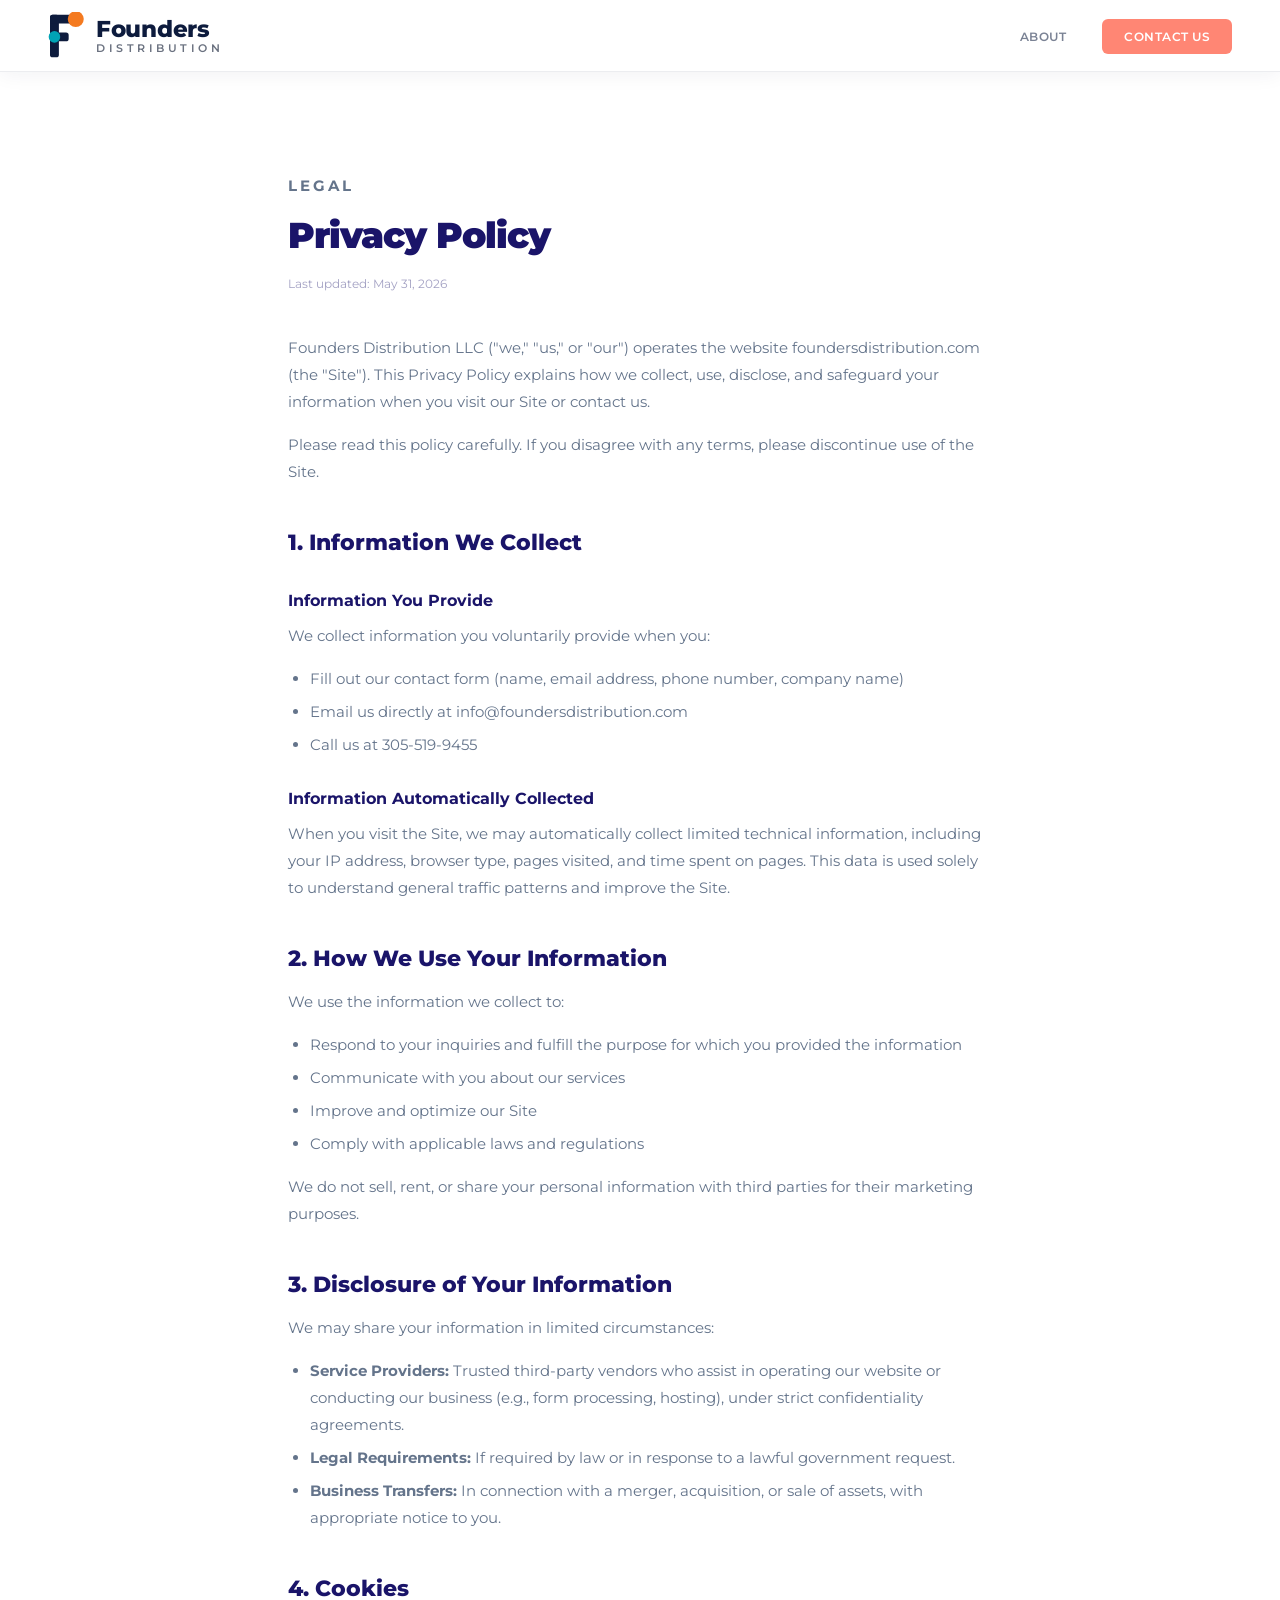
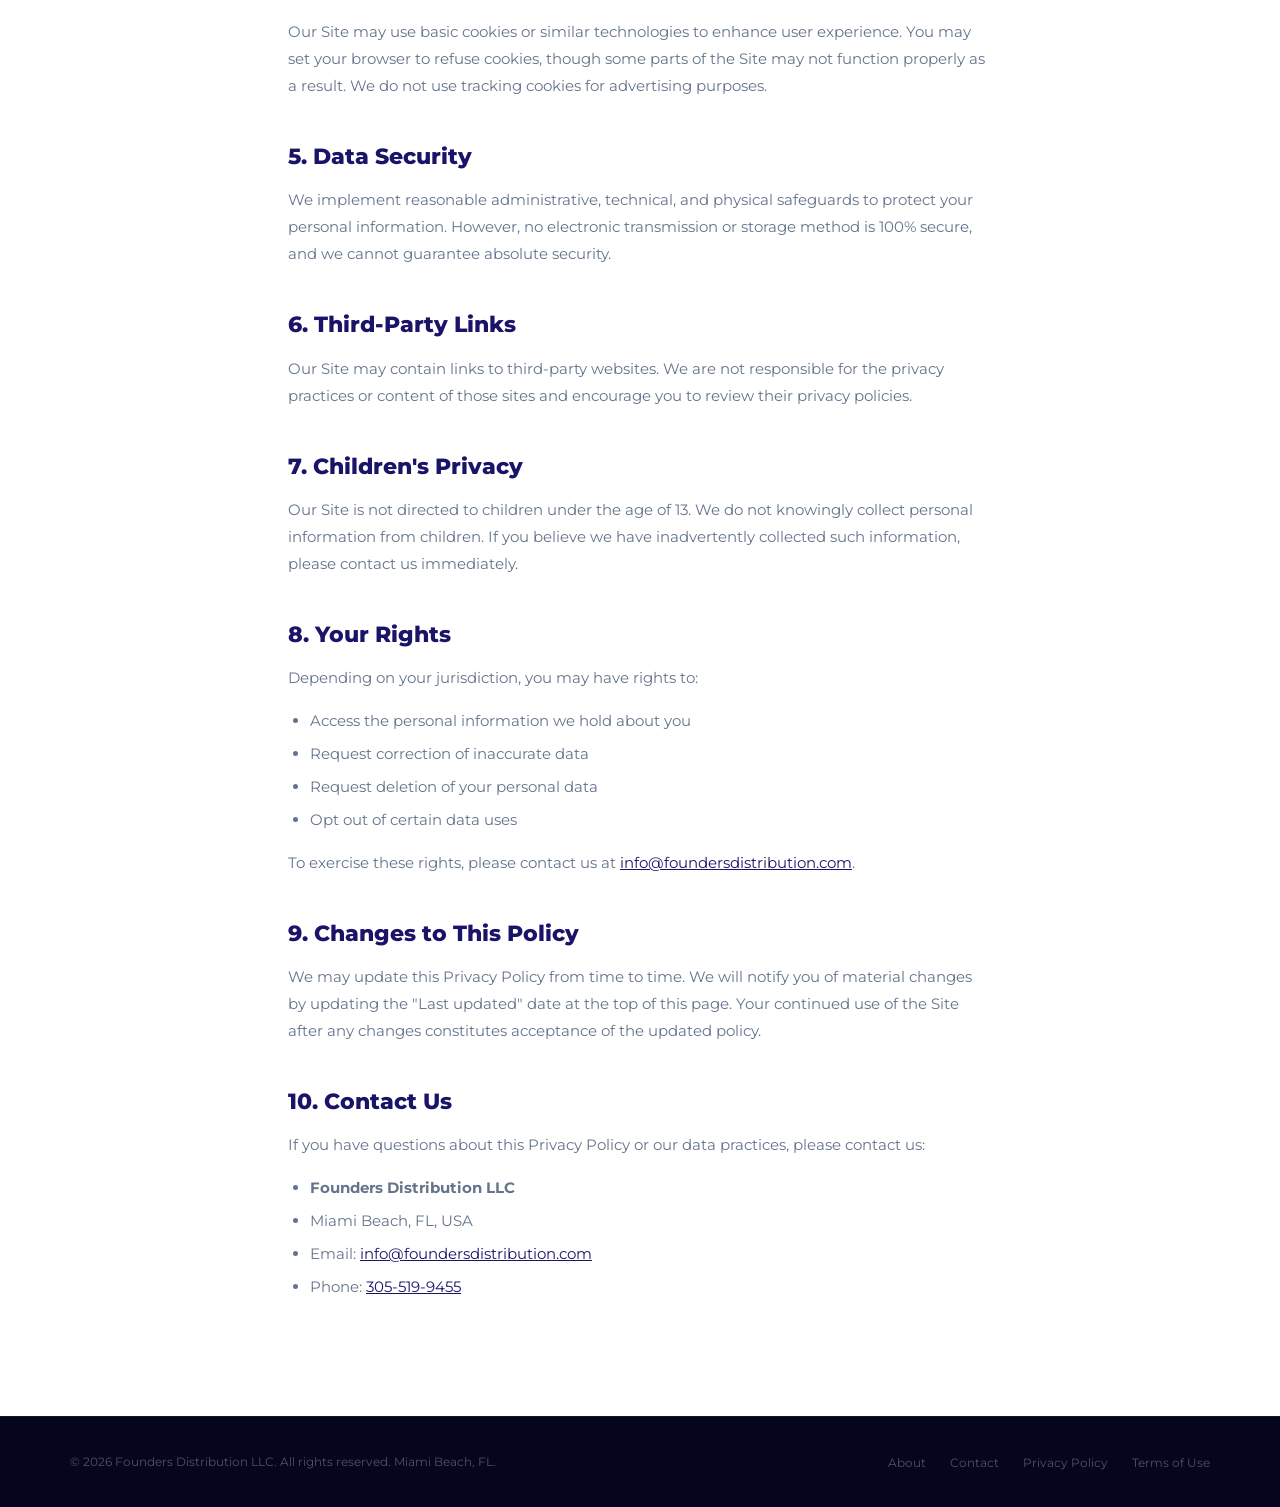
<file: privacy-policy.html>
<!DOCTYPE html>
<html lang="en">
<head>
    <meta charset="UTF-8">
    <meta name="viewport" content="width=device-width, initial-scale=1.0">
    <title>Privacy Policy | Founders Distribution LLC</title>
    <meta name="description" content="Privacy Policy for Founders Distribution LLC.">
    <link href="https://fonts.googleapis.com/css2?family=Montserrat:wght@300;400;500;600;700;800;900&display=swap" rel="stylesheet">
    <link rel="stylesheet" href="styles.css">
</head>
<body>

<nav>
    <a href="index.html" class="nav-logo">
        <svg width="36" height="48" viewBox="0 0 40 54" fill="none" xmlns="http://www.w3.org/2000/svg">
            <rect x="2" y="3" width="10" height="48" rx="3" fill="#0D1B3D"/>
            <rect x="2" y="3" width="29" height="10" rx="3" fill="#0D1B3D"/>
            <rect x="2" y="23" width="21" height="10" rx="3" fill="#0D1B3D"/>
            <circle cx="31" cy="8" r="9" fill="#F47A20"/>
            <circle cx="7" cy="28" r="6.5" fill="#00A3B5"/>
        </svg>
        <div class="nav-logo-text">
            <span class="nav-logo-line1">Founders</span>
            <span class="nav-logo-line2">DISTRIBUTION</span>
        </div>
    </a>
    <ul class="nav-links">
        <li><a href="about.html">About</a></li>
        <li><a href="contact.html" class="nav-cta-btn">Contact Us</a></li>
    </ul>
</nav>

<div style="height:72px"></div>

<div class="prose">
    <p class="section-eyebrow" style="margin-bottom:8px">Legal</p>
    <h1 style="font-size:36px;font-weight:900;color:var(--navy);margin-bottom:8px;letter-spacing:-1px">Privacy Policy</h1>
    <p class="last-updated">Last updated: May 31, 2026</p>

    <p>Founders Distribution LLC ("we," "us," or "our") operates the website foundersdistribution.com (the "Site"). This Privacy Policy explains how we collect, use, disclose, and safeguard your information when you visit our Site or contact us.</p>
    <p>Please read this policy carefully. If you disagree with any terms, please discontinue use of the Site.</p>

    <h2>1. Information We Collect</h2>
    <h3>Information You Provide</h3>
    <p>We collect information you voluntarily provide when you:</p>
    <ul>
        <li>Fill out our contact form (name, email address, phone number, company name)</li>
        <li>Email us directly at info@foundersdistribution.com</li>
        <li>Call us at 305-519-9455</li>
    </ul>

    <h3>Information Automatically Collected</h3>
    <p>When you visit the Site, we may automatically collect limited technical information, including your IP address, browser type, pages visited, and time spent on pages. This data is used solely to understand general traffic patterns and improve the Site.</p>

    <h2>2. How We Use Your Information</h2>
    <p>We use the information we collect to:</p>
    <ul>
        <li>Respond to your inquiries and fulfill the purpose for which you provided the information</li>
        <li>Communicate with you about our services</li>
        <li>Improve and optimize our Site</li>
        <li>Comply with applicable laws and regulations</li>
    </ul>
    <p>We do not sell, rent, or share your personal information with third parties for their marketing purposes.</p>

    <h2>3. Disclosure of Your Information</h2>
    <p>We may share your information in limited circumstances:</p>
    <ul>
        <li><strong>Service Providers:</strong> Trusted third-party vendors who assist in operating our website or conducting our business (e.g., form processing, hosting), under strict confidentiality agreements.</li>
        <li><strong>Legal Requirements:</strong> If required by law or in response to a lawful government request.</li>
        <li><strong>Business Transfers:</strong> In connection with a merger, acquisition, or sale of assets, with appropriate notice to you.</li>
    </ul>

    <h2>4. Cookies</h2>
    <p>Our Site may use basic cookies or similar technologies to enhance user experience. You may set your browser to refuse cookies, though some parts of the Site may not function properly as a result. We do not use tracking cookies for advertising purposes.</p>

    <h2>5. Data Security</h2>
    <p>We implement reasonable administrative, technical, and physical safeguards to protect your personal information. However, no electronic transmission or storage method is 100% secure, and we cannot guarantee absolute security.</p>

    <h2>6. Third-Party Links</h2>
    <p>Our Site may contain links to third-party websites. We are not responsible for the privacy practices or content of those sites and encourage you to review their privacy policies.</p>

    <h2>7. Children's Privacy</h2>
    <p>Our Site is not directed to children under the age of 13. We do not knowingly collect personal information from children. If you believe we have inadvertently collected such information, please contact us immediately.</p>

    <h2>8. Your Rights</h2>
    <p>Depending on your jurisdiction, you may have rights to:</p>
    <ul>
        <li>Access the personal information we hold about you</li>
        <li>Request correction of inaccurate data</li>
        <li>Request deletion of your personal data</li>
        <li>Opt out of certain data uses</li>
    </ul>
    <p>To exercise these rights, please contact us at <a href="mailto:info@foundersdistribution.com">info@foundersdistribution.com</a>.</p>

    <h2>9. Changes to This Policy</h2>
    <p>We may update this Privacy Policy from time to time. We will notify you of material changes by updating the "Last updated" date at the top of this page. Your continued use of the Site after any changes constitutes acceptance of the updated policy.</p>

    <h2>10. Contact Us</h2>
    <p>If you have questions about this Privacy Policy or our data practices, please contact us:</p>
    <ul>
        <li><strong>Founders Distribution LLC</strong></li>
        <li>Miami Beach, FL, USA</li>
        <li>Email: <a href="mailto:info@foundersdistribution.com">info@foundersdistribution.com</a></li>
        <li>Phone: <a href="tel:+13055199455">305-519-9455</a></li>
    </ul>
</div>

<footer>
    <div class="footer-inner">
        <p class="footer-copy">&copy; 2026 Founders Distribution LLC. All rights reserved. Miami Beach, FL.</p>
        <ul class="footer-links">
            <li><a href="about.html">About</a></li>
            <li><a href="contact.html">Contact</a></li>
            <li><a href="privacy-policy.html">Privacy Policy</a></li>
            <li><a href="terms.html">Terms of Use</a></li>
        </ul>
    </div>
</footer>
</body>
</html>
</file>
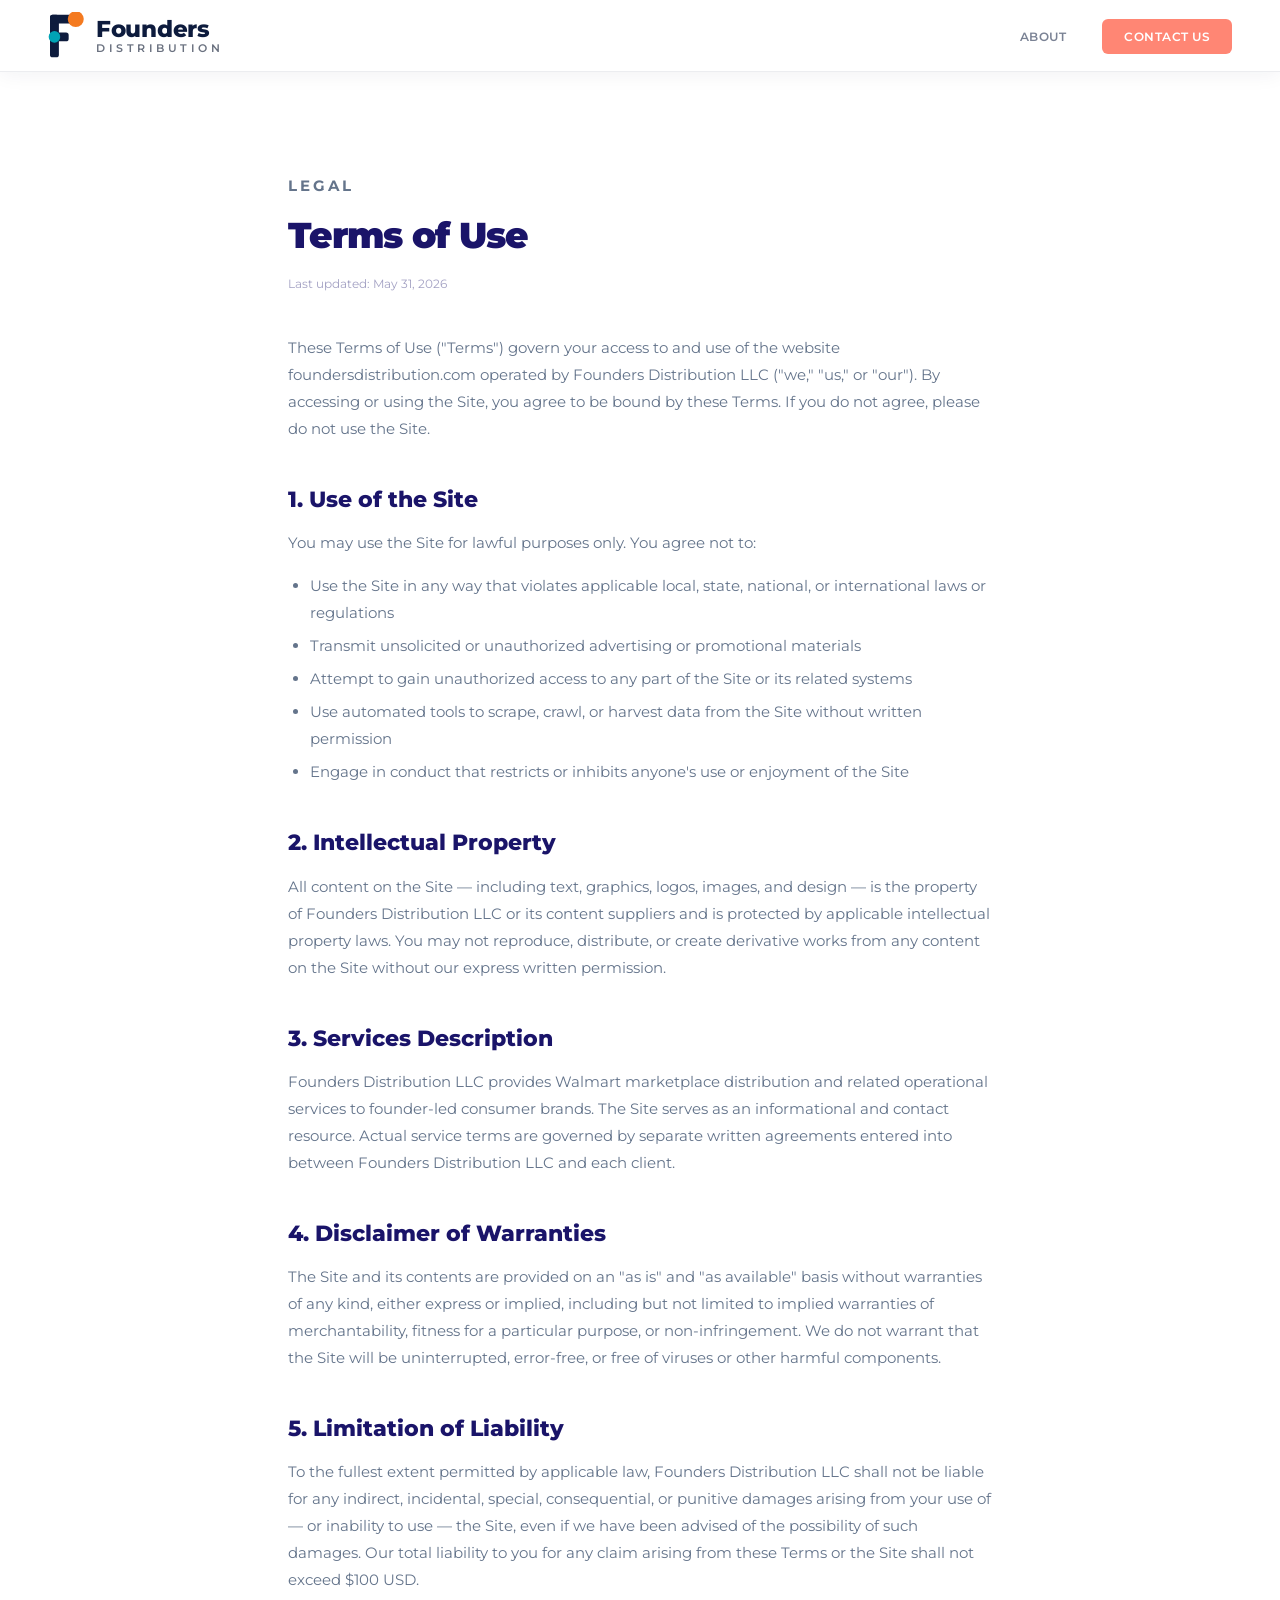
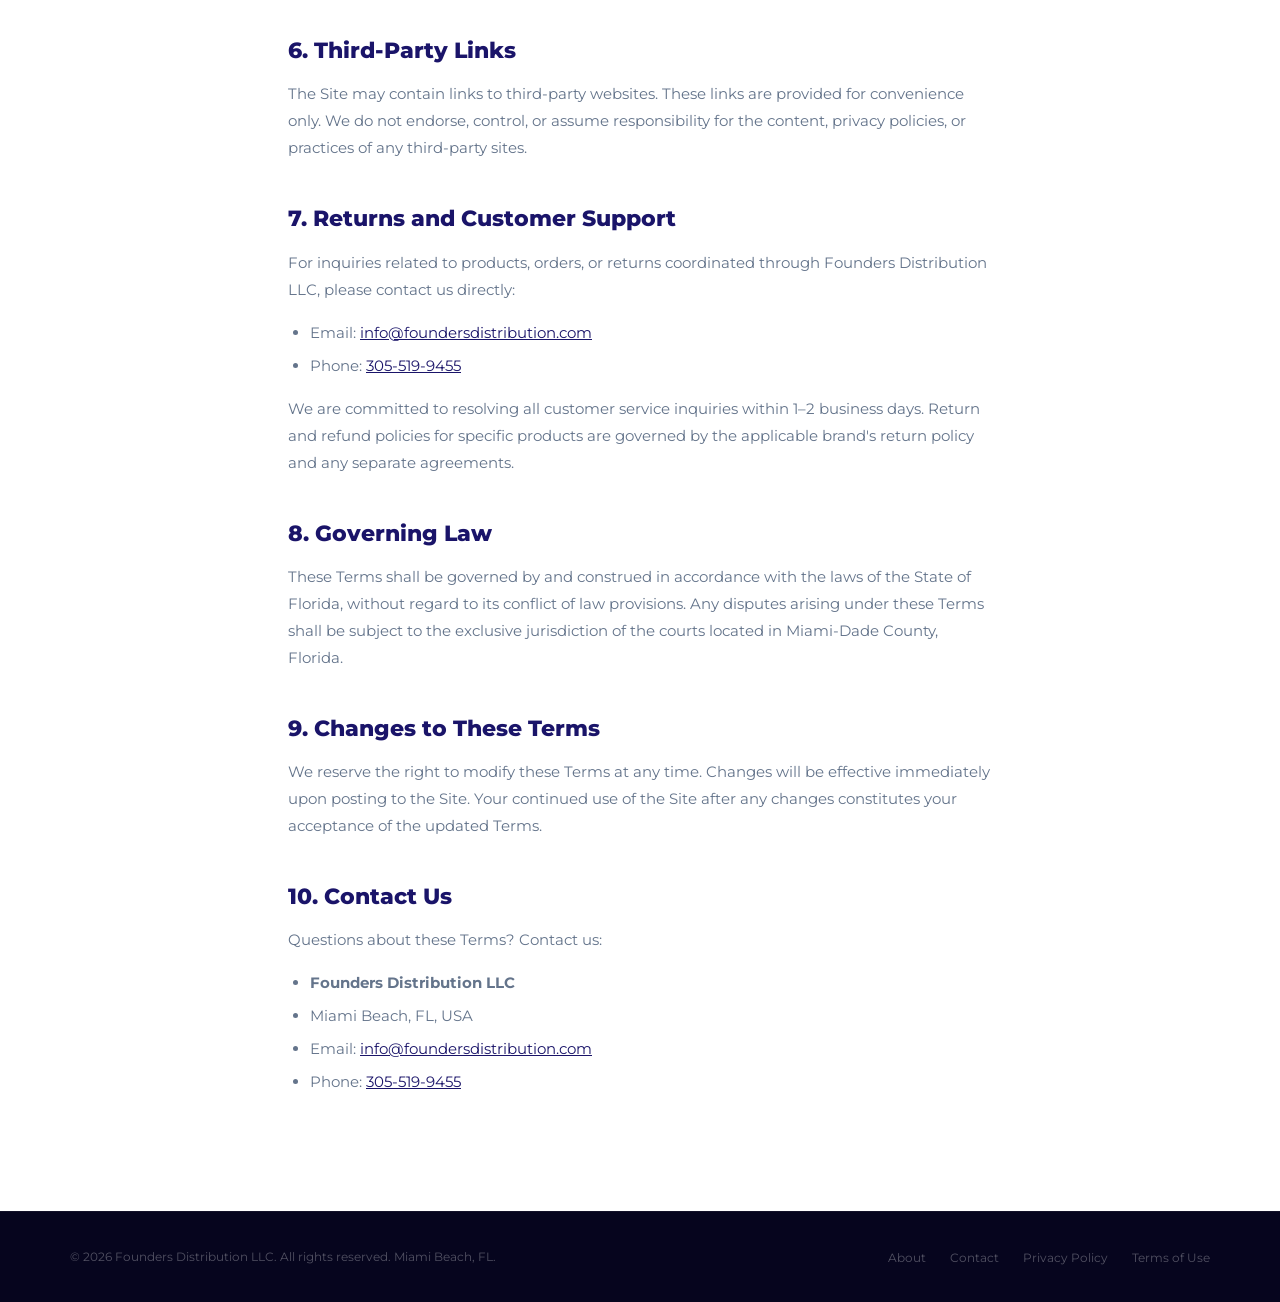
<file: terms.html>
<!DOCTYPE html>
<html lang="en">
<head>
    <meta charset="UTF-8">
    <meta name="viewport" content="width=device-width, initial-scale=1.0">
    <title>Terms of Use | Founders Distribution LLC</title>
    <meta name="description" content="Terms of Use for Founders Distribution LLC.">
    <link href="https://fonts.googleapis.com/css2?family=Montserrat:wght@300;400;500;600;700;800;900&display=swap" rel="stylesheet">
    <link rel="stylesheet" href="styles.css">
</head>
<body>

<nav>
    <a href="index.html" class="nav-logo">
        <svg width="36" height="48" viewBox="0 0 40 54" fill="none" xmlns="http://www.w3.org/2000/svg">
            <rect x="2" y="3" width="10" height="48" rx="3" fill="#0D1B3D"/>
            <rect x="2" y="3" width="29" height="10" rx="3" fill="#0D1B3D"/>
            <rect x="2" y="23" width="21" height="10" rx="3" fill="#0D1B3D"/>
            <circle cx="31" cy="8" r="9" fill="#F47A20"/>
            <circle cx="7" cy="28" r="6.5" fill="#00A3B5"/>
        </svg>
        <div class="nav-logo-text">
            <span class="nav-logo-line1">Founders</span>
            <span class="nav-logo-line2">DISTRIBUTION</span>
        </div>
    </a>
    <ul class="nav-links">
        <li><a href="about.html">About</a></li>
        <li><a href="contact.html" class="nav-cta-btn">Contact Us</a></li>
    </ul>
</nav>

<div style="height:72px"></div>

<div class="prose">
    <p class="section-eyebrow" style="margin-bottom:8px">Legal</p>
    <h1 style="font-size:36px;font-weight:900;color:var(--navy);margin-bottom:8px;letter-spacing:-1px">Terms of Use</h1>
    <p class="last-updated">Last updated: May 31, 2026</p>

    <p>These Terms of Use ("Terms") govern your access to and use of the website foundersdistribution.com operated by Founders Distribution LLC ("we," "us," or "our"). By accessing or using the Site, you agree to be bound by these Terms. If you do not agree, please do not use the Site.</p>

    <h2>1. Use of the Site</h2>
    <p>You may use the Site for lawful purposes only. You agree not to:</p>
    <ul>
        <li>Use the Site in any way that violates applicable local, state, national, or international laws or regulations</li>
        <li>Transmit unsolicited or unauthorized advertising or promotional materials</li>
        <li>Attempt to gain unauthorized access to any part of the Site or its related systems</li>
        <li>Use automated tools to scrape, crawl, or harvest data from the Site without written permission</li>
        <li>Engage in conduct that restricts or inhibits anyone's use or enjoyment of the Site</li>
    </ul>

    <h2>2. Intellectual Property</h2>
    <p>All content on the Site — including text, graphics, logos, images, and design — is the property of Founders Distribution LLC or its content suppliers and is protected by applicable intellectual property laws. You may not reproduce, distribute, or create derivative works from any content on the Site without our express written permission.</p>

    <h2>3. Services Description</h2>
    <p>Founders Distribution LLC provides Walmart marketplace distribution and related operational services to founder-led consumer brands. The Site serves as an informational and contact resource. Actual service terms are governed by separate written agreements entered into between Founders Distribution LLC and each client.</p>

    <h2>4. Disclaimer of Warranties</h2>
    <p>The Site and its contents are provided on an "as is" and "as available" basis without warranties of any kind, either express or implied, including but not limited to implied warranties of merchantability, fitness for a particular purpose, or non-infringement. We do not warrant that the Site will be uninterrupted, error-free, or free of viruses or other harmful components.</p>

    <h2>5. Limitation of Liability</h2>
    <p>To the fullest extent permitted by applicable law, Founders Distribution LLC shall not be liable for any indirect, incidental, special, consequential, or punitive damages arising from your use of — or inability to use — the Site, even if we have been advised of the possibility of such damages. Our total liability to you for any claim arising from these Terms or the Site shall not exceed $100 USD.</p>

    <h2>6. Third-Party Links</h2>
    <p>The Site may contain links to third-party websites. These links are provided for convenience only. We do not endorse, control, or assume responsibility for the content, privacy policies, or practices of any third-party sites.</p>

    <h2>7. Returns and Customer Support</h2>
    <p>For inquiries related to products, orders, or returns coordinated through Founders Distribution LLC, please contact us directly:</p>
    <ul>
        <li>Email: <a href="mailto:info@foundersdistribution.com">info@foundersdistribution.com</a></li>
        <li>Phone: <a href="tel:+13055199455">305-519-9455</a></li>
    </ul>
    <p>We are committed to resolving all customer service inquiries within 1–2 business days. Return and refund policies for specific products are governed by the applicable brand's return policy and any separate agreements.</p>

    <h2>8. Governing Law</h2>
    <p>These Terms shall be governed by and construed in accordance with the laws of the State of Florida, without regard to its conflict of law provisions. Any disputes arising under these Terms shall be subject to the exclusive jurisdiction of the courts located in Miami-Dade County, Florida.</p>

    <h2>9. Changes to These Terms</h2>
    <p>We reserve the right to modify these Terms at any time. Changes will be effective immediately upon posting to the Site. Your continued use of the Site after any changes constitutes your acceptance of the updated Terms.</p>

    <h2>10. Contact Us</h2>
    <p>Questions about these Terms? Contact us:</p>
    <ul>
        <li><strong>Founders Distribution LLC</strong></li>
        <li>Miami Beach, FL, USA</li>
        <li>Email: <a href="mailto:info@foundersdistribution.com">info@foundersdistribution.com</a></li>
        <li>Phone: <a href="tel:+13055199455">305-519-9455</a></li>
    </ul>
</div>

<footer>
    <div class="footer-inner">
        <p class="footer-copy">&copy; 2026 Founders Distribution LLC. All rights reserved. Miami Beach, FL.</p>
        <ul class="footer-links">
            <li><a href="about.html">About</a></li>
            <li><a href="contact.html">Contact</a></li>
            <li><a href="privacy-policy.html">Privacy Policy</a></li>
            <li><a href="terms.html">Terms of Use</a></li>
        </ul>
    </div>
</footer>
</body>
</html>
</file>
<file: styles.css>
*, *::before, *::after { box-sizing: border-box; margin: 0; padding: 0; }

:root {
    --navy: #1a1469;
    --navy-dark: #0d0b38;
    --teal: #3eb1c8;
    --teal-light: #a4dbe8;
    --orange: #FF8674;
    --white: #ffffff;
    --gray-50: #f8fafd;
    --gray-text: #64748b;
    --border: rgba(26, 20, 105, 0.08);
}

html { scroll-behavior: smooth; }

body {
    font-family: 'Montserrat', sans-serif;
    color: var(--navy);
    line-height: 1.6;
    overflow-x: hidden;
}

/* ===== NAV ===== */
nav {
    position: fixed;
    top: 0; left: 0; right: 0;
    z-index: 1000;
    padding: 0 48px;
    height: 72px;
    display: flex;
    align-items: center;
    justify-content: space-between;
    background: rgba(255, 255, 255, 0.98);
    backdrop-filter: blur(16px);
    border-bottom: 1px solid rgba(13, 27, 61, 0.08);
    box-shadow: 0 2px 20px rgba(13,27,61,0.06);
    transition: box-shadow 0.3s;
}

.nav-logo {
    display: flex;
    align-items: center;
    gap: 12px;
    text-decoration: none;
}

.nav-logo-text { display: flex; flex-direction: column; line-height: 1.15; }

.nav-logo-line1 {
    font-size: 23px; font-weight: 800;
    letter-spacing: -0.3px;
    color: #0D1B3D;
}

.nav-logo-line2 {
    font-size: 11px; font-weight: 600;
    letter-spacing: 3.5px; text-transform: uppercase;
    color: #6B7280;
}

.nav-links {
    display: flex; align-items: center;
    gap: 36px; list-style: none;
}

.nav-links a {
    color: rgba(13, 27, 61, 0.55);
    text-decoration: none;
    font-size: 12px; font-weight: 600;
    letter-spacing: 0.5px; text-transform: uppercase;
    transition: color 0.2s;
}
.nav-links a:hover { color: #00A3B5; }

.nav-cta-btn {
    background: var(--orange) !important;
    color: white !important;
    padding: 10px 22px;
    border-radius: 6px;
    letter-spacing: 0.5px;
}
.nav-cta-btn:hover { background: #e06455 !important; color: white !important; }

/* ===== HERO ===== */
.page-hero {
    background: linear-gradient(135deg, #0d0b38 0%, #1a1469 55%, #1a3470 100%);
    position: relative;
    display: flex;
    align-items: center;
    padding: 140px 48px 90px;
    overflow: hidden;
    min-height: 420px;
}

.page-hero-bg {
    position: absolute; inset: 0; pointer-events: none;
}

.page-hero-content { position: relative; z-index: 2; max-width: 1140px; margin: 0 auto; width: 100%; }

.page-eyebrow {
    display: inline-flex; align-items: center; gap: 10px;
    border: 1px solid rgba(62,177,200,0.3);
    background: rgba(62,177,200,0.08);
    border-radius: 100px; padding: 9px 20px;
    margin-bottom: 24px;
    font-size: 11px; font-weight: 700;
    letter-spacing: 2.5px; text-transform: uppercase;
    color: var(--teal);
}

.page-hero h1 {
    font-size: clamp(36px, 4.5vw, 60px);
    font-weight: 900; color: white;
    line-height: 1.08; letter-spacing: -1.5px;
    margin-bottom: 16px;
}

.page-hero h1 .hl { color: var(--teal); }

.page-hero-sub {
    font-size: 16px; font-weight: 400;
    color: rgba(255,255,255,0.5);
    max-width: 540px; line-height: 1.8;
}

/* ===== SECTION BASE ===== */
.section { padding: 130px 48px; }
.container { max-width: 1140px; margin: 0 auto; }

.section-eyebrow {
    font-size: 11px; font-weight: 700;
    letter-spacing: 3px; text-transform: uppercase;
    color: var(--teal); margin-bottom: 20px;
}

.section-title {
    font-size: clamp(48px, 5.5vw, 76px);
    font-weight: 800; color: var(--navy);
    line-height: 1.1; letter-spacing: -0.5px;
    margin-bottom: 22px;
}

.section-sub {
    font-size: 17px; color: var(--gray-text);
    max-width: 580px; line-height: 1.8;
    margin-bottom: 72px;
}

/* ===== BUTTONS ===== */
.btn-primary {
    display: inline-flex; align-items: center; gap: 10px;
    background: var(--orange);
    color: white; text-decoration: none;
    padding: 16px 36px; border-radius: 8px;
    font-size: 13px; font-weight: 700;
    letter-spacing: 0.5px; text-transform: uppercase;
    transition: all 0.25s;
    border: none; cursor: pointer;
    font-family: 'Montserrat', sans-serif;
}
.btn-primary:hover {
    background: #e5705e; transform: translateY(-2px);
    box-shadow: 0 12px 32px rgba(255, 134, 116, 0.35);
}

/* ===== SERVICES ===== */
.services-grid {
    display: grid;
    grid-template-columns: repeat(5, 1fr);
    gap: 24px;
}

.service-card {
    background: white; border: 1px solid var(--border);
    border-radius: 16px; padding: 40px 28px;
    transition: all 0.3s; position: relative; overflow: hidden;
}

.service-card::before {
    content: ''; position: absolute;
    top: 0; left: 0; right: 0; height: 3px;
    background: linear-gradient(90deg, var(--navy), var(--teal));
    opacity: 0; transition: opacity 0.3s;
}

.service-card:hover {
    transform: translateY(-5px);
    box-shadow: 0 24px 48px rgba(26,20,105,0.1);
    border-color: transparent;
}
.service-card:hover::before { opacity: 1; }

.service-icon {
    width: 56px; height: 56px;
    background: linear-gradient(135deg, rgba(26,20,105,0.06), rgba(62,177,200,0.1));
    border-radius: 14px;
    display: flex; align-items: center; justify-content: center;
    margin-bottom: 24px;
}
.service-icon svg { width: 26px; height: 26px; }

.service-card h3 {
    font-size: 14px; font-weight: 700;
    color: var(--navy); margin-bottom: 12px; line-height: 1.35;
}
.service-card p { font-size: 13px; color: var(--gray-text); line-height: 1.7; }

/* ===== WHO WE SERVE ===== */
.who-layout {
    display: grid; grid-template-columns: 1fr 1fr;
    gap: 100px; align-items: center;
}

.who-tags { display: flex; flex-wrap: wrap; gap: 12px; margin-top: 36px; }

.tag {
    background: var(--gray-50);
    border: 1.5px solid rgba(62,177,200,0.3);
    color: var(--navy); padding: 8px 18px;
    border-radius: 100px;
    font-size: 12px; font-weight: 600;
    text-decoration: none;
    display: inline-block;
}

.tag-more {
    background: var(--orange);
    border-color: var(--orange);
    color: white;
    transition: all 0.2s;
}
.tag-more:hover {
    background: #e06455;
    border-color: #e06455;
    transform: translateY(-1px);
}

.who-card {
    background: linear-gradient(135deg, var(--navy) 0%, #1a3470 100%);
    border-radius: 24px; padding: 56px 48px;
    color: white; max-width: 440px; width: 100%;
}

.who-card-icon {
    width: 60px; height: 60px;
    background: rgba(255,255,255,0.08);
    border-radius: 50%; display: flex;
    align-items: center; justify-content: center;
    margin-bottom: 28px;
}

.who-card h3 {
    font-size: 22px; font-weight: 800;
    margin-bottom: 16px; line-height: 1.25;
}
.who-card h3 span { color: var(--teal); }

.who-card p {
    font-size: 14px; color: rgba(255,255,255,0.55);
    line-height: 1.8; margin-bottom: 28px;
}

.who-check-list { list-style: none; display: flex; flex-direction: column; gap: 14px; }

.who-check-list li {
    display: flex; align-items: center; gap: 12px;
    font-size: 13px; color: rgba(255,255,255,0.8); font-weight: 500;
}

.check-dot {
    width: 20px; height: 20px;
    background: rgba(62,177,200,0.15);
    border: 1.5px solid var(--teal);
    border-radius: 50%; display: flex;
    align-items: center; justify-content: center;
    flex-shrink: 0;
}

/* ===== WHY DIFFERENT ===== */
.pillars-grid {
    display: grid; grid-template-columns: repeat(3, 1fr);
    gap: 28px;
}

.pillar {
    background: white; border: 1px solid var(--border);
    border-radius: 16px; padding: 44px 36px;
    position: relative; overflow: hidden;
}

.pillar-num {
    font-size: 72px; font-weight: 900;
    color: rgba(26,20,105,0.04);
    position: absolute; top: 12px; right: 20px;
    line-height: 1; letter-spacing: -4px;
}

.pillar-icon {
    width: 54px; height: 54px; border-radius: 13px;
    display: flex; align-items: center; justify-content: center;
    margin-bottom: 22px;
}
.pi-1 { background: rgba(26,20,105,0.07); }
.pi-2 { background: rgba(62,177,200,0.1); }
.pi-3 { background: rgba(255,134,116,0.1); }

.pillar h3 { font-size: 19px; font-weight: 800; color: var(--navy); margin-bottom: 12px; }
.pillar p { font-size: 14px; color: var(--gray-text); line-height: 1.75; }

/* ===== CONTACT PLAIN ===== */
.contact-plain {
    display: flex; flex-direction: column;
    gap: 14px; margin-top: 36px;
}
.contact-plain p {
    font-size: 17px; font-weight: 500;
    color: rgba(255,255,255,0.8);
    line-height: 1.4;
}
.contact-plain a {
    color: rgba(255,255,255,0.8);
    text-decoration: none; transition: color 0.2s;
}
.contact-plain a:hover { color: #00A3B5; }

/* ===== TRUST BAND ===== */
.trust-band {
    background: linear-gradient(135deg, #0d0b38 0%, #1a1469 100%);
    padding: 56px 48px;
}

.trust-inner {
    max-width: 1140px; margin: 0 auto;
    display: flex; align-items: center;
    justify-content: space-between;
    gap: 40px; flex-wrap: wrap;
}

.trust-left h2 { font-size: 24px; font-weight: 800; color: white; margin-bottom: 6px; }
.trust-left p { font-size: 13px; color: rgba(255,255,255,0.45); }

.trust-items { display: flex; gap: 28px; flex-wrap: wrap; }

.trust-item {
    display: flex; align-items: center; gap: 9px;
    font-size: 12px; font-weight: 600;
    color: rgba(255,255,255,0.65);
}

.trust-dot { width: 7px; height: 7px; background: var(--teal); border-radius: 50%; }

/* ===== CONTACT ===== */
.contact-section {
    background: var(--navy-dark);
    padding: 100px 48px;
}

.contact-layout {
    max-width: 1140px; margin: 0 auto;
    display: grid; grid-template-columns: 1fr 1fr;
    gap: 80px;
}

.contact-section .section-title { color: white; }
.contact-section .section-sub { color: rgba(255,255,255,0.4); margin-bottom: 0; }

.contact-details { display: flex; flex-direction: column; gap: 18px; margin-top: 36px; }

.contact-detail { display: flex; align-items: flex-start; gap: 14px; }

.cd-icon {
    width: 42px; height: 42px;
    background: rgba(62,177,200,0.1);
    border: 1px solid rgba(62,177,200,0.2);
    border-radius: 10px;
    display: flex; align-items: center; justify-content: center;
    flex-shrink: 0;
}

.cd-label {
    font-size: 10px; font-weight: 700;
    letter-spacing: 2px; text-transform: uppercase;
    color: var(--teal); margin-bottom: 3px;
}

.cd-value { font-size: 14px; font-weight: 500; color: rgba(255,255,255,0.8); }
.cd-value a { color: rgba(255,255,255,0.8); text-decoration: none; transition: color 0.2s; }
.cd-value a:hover { color: var(--teal); }

/* ===== FORM ===== */
.contact-form { display: flex; flex-direction: column; gap: 18px; }

.form-row { display: grid; grid-template-columns: 1fr 1fr; gap: 16px; }

.fg { display: flex; flex-direction: column; gap: 7px; }

.fg label {
    font-size: 10px; font-weight: 700;
    letter-spacing: 1.5px; text-transform: uppercase;
    color: rgba(255,255,255,0.45);
}

.fg input, .fg textarea, .fg select {
    background: rgba(255,255,255,0.06);
    border: 1px solid rgba(255,255,255,0.12);
    color: white; padding: 13px 16px;
    border-radius: 8px;
    font-family: 'Montserrat', sans-serif;
    font-size: 13px; font-weight: 500;
    outline: none;
    transition: border-color 0.2s, background 0.2s;
    width: 100%;
}
.fg input:focus, .fg textarea:focus, .fg select:focus {
    border-color: var(--teal);
    background: rgba(62,177,200,0.05);
}
.fg input::placeholder, .fg textarea::placeholder { color: rgba(255,255,255,0.22); }
.fg select option { background: #1a1469; }
.fg textarea { resize: vertical; min-height: 110px; }

.form-submit {
    font-family: 'Montserrat', sans-serif;
    background: var(--orange); color: white; border: none;
    padding: 15px 36px; border-radius: 8px;
    font-size: 13px; font-weight: 700;
    letter-spacing: 0.5px; text-transform: uppercase;
    cursor: pointer; transition: all 0.25s;
    align-self: flex-start;
}
.form-submit:hover { background: #e5705e; transform: translateY(-2px); }

/* ===== FOOTER ===== */
footer {
    background: #06051e; padding: 32px 48px;
    border-top: 1px solid rgba(255,255,255,0.05);
}

.footer-inner {
    max-width: 1140px; margin: 0 auto;
    display: flex; align-items: center;
    justify-content: space-between;
    flex-wrap: wrap; gap: 14px;
}

.footer-copy { font-size: 12px; color: rgba(255,255,255,0.3); }

.footer-links { display: flex; gap: 24px; list-style: none; }
.footer-links a {
    font-size: 12px; color: rgba(255,255,255,0.3);
    text-decoration: none; transition: color 0.2s;
}
.footer-links a:hover { color: var(--teal); }

/* ===== FOUNDER STORY ===== */
.founder-story-section { background: var(--gray-50); }

.founder-story-grid {
    display: grid;
    grid-template-columns: 500px 1fr;
    gap: 80px;
    align-items: center;
}

.founder-photo-wrap { flex-shrink: 0; }

.founder-photo {
    width: 100%;
    max-width: 500px;
    border-radius: 20px;
    display: block;
    object-fit: cover;
    aspect-ratio: 4/5;
}

.founder-story-heading {
    font-size: clamp(28px, 3vw, 42px);
    font-weight: 900; color: var(--navy);
    line-height: 1.15; letter-spacing: -0.5px;
    margin-bottom: 28px;
}

.founder-story-text p {
    font-size: 15px; color: var(--gray-text);
    line-height: 1.85; margin-bottom: 16px;
}

.founder-story-closing {
    font-style: italic;
    color: var(--navy) !important;
    font-weight: 600 !important;
}

.founder-sig {
    display: flex; flex-direction: column; gap: 4px;
    margin-top: 32px; padding-top: 28px;
    border-top: 1px solid var(--border);
}

.founder-sig-name {
    font-size: 17px; font-weight: 800; color: var(--navy);
}

.founder-sig-title {
    font-size: 12px; font-weight: 600;
    letter-spacing: 1.5px; text-transform: uppercase;
    color: var(--teal);
}

/* ===== PROSE (legal pages) ===== */
.prose {
    max-width: 800px; margin: 0 auto;
    padding: 100px 48px;
    color: var(--navy);
}
.prose h2 { font-size: 22px; font-weight: 800; margin: 40px 0 12px; color: var(--navy); }
.prose h3 { font-size: 16px; font-weight: 700; margin: 28px 0 8px; color: var(--navy); }
.prose p { font-size: 15px; color: var(--gray-text); line-height: 1.8; margin-bottom: 16px; }
.prose ul { padding-left: 22px; margin-bottom: 16px; }
.prose li { font-size: 15px; color: var(--gray-text); line-height: 1.8; margin-bottom: 6px; }
.prose a { color: var(--navy); }
.prose .last-updated { font-size: 12px; color: rgba(26,20,105,0.4); margin-bottom: 40px; }

/* ===== HAMBURGER (hidden on desktop) ===== */
.nav-hamburger {
    display: none;
    flex-direction: column;
    gap: 5px;
    background: none; border: none;
    cursor: pointer; padding: 8px;
}
.nav-hamburger span {
    display: block; width: 24px; height: 2px;
    background: #0D1B3D; border-radius: 2px;
    transition: all 0.3s;
}
.nav-hamburger.open span:nth-child(1) { transform: translateY(7px) rotate(45deg); }
.nav-hamburger.open span:nth-child(2) { opacity: 0; }
.nav-hamburger.open span:nth-child(3) { transform: translateY(-7px) rotate(-45deg); }

/* ===== RESPONSIVE ===== */
@media (max-width: 1024px) {
    .services-grid { grid-template-columns: repeat(3, 1fr); }
    .founder-story-grid { grid-template-columns: 1fr; gap: 40px; }
    .founder-photo {
        max-width: 100%;
        aspect-ratio: 4/3;
        object-position: center 35%;
    }
}

@media (max-width: 768px) {
    /* Nav */
    nav { padding: 0 20px; height: 64px; }
    .nav-hamburger { display: flex; }
    .nav-links {
        display: none;
        position: fixed;
        top: 64px; left: 0; right: 0;
        background: white;
        flex-direction: column;
        align-items: flex-start;
        gap: 0;
        padding: 8px 20px 20px;
        border-bottom: 1px solid var(--border);
        box-shadow: 0 8px 24px rgba(0,0,0,0.08);
        z-index: 999;
    }
    .nav-links.open { display: flex; }
    .nav-links li { width: 100%; }
    .nav-links a {
        display: block; padding: 14px 0;
        border-bottom: 1px solid var(--border);
        font-size: 13px;
    }
    .nav-links li:last-child a { border-bottom: none; }
    .nav-cta-btn {
        margin-top: 8px;
        display: inline-block !important;
        padding: 12px 24px !important;
        border-radius: 6px;
    }

    /* Sections */
    .section { padding: 56px 20px; }
    .container { padding: 0; }
    .section-title { font-size: clamp(30px, 8vw, 48px); }
    .section-sub { font-size: 15px; margin-bottom: 40px; }
    .page-hero { padding: 100px 20px 56px; }
    .trust-band { padding: 40px 20px; }
    .contact-section { padding: 56px 20px; }
    footer { padding: 28px 20px; }
    .prose { padding: 80px 20px; }

    /* Layouts */
    .who-layout, .contact-layout { grid-template-columns: 1fr; gap: 36px; }
    .pillars-grid { grid-template-columns: 1fr; }
    .services-grid { grid-template-columns: 1fr 1fr; }
    .form-row { grid-template-columns: 1fr; }
    .footer-inner { flex-direction: column; align-items: flex-start; }
    .trust-inner { flex-direction: column; align-items: flex-start; gap: 20px; }
    .about-values { grid-template-columns: 1fr; }
    .walmart-grid { grid-template-columns: 1fr; }
    .mission-block { padding: 36px 24px; }

    /* Who card */
    .who-card { padding: 36px 28px; max-width: 100%; }

    /* Founder story */
    .founder-story-grid { grid-template-columns: 1fr; gap: 28px; }
    .founder-photo {
        aspect-ratio: 1/1;
        object-position: center 25%;
        border-radius: 16px;
    }
    .founder-story-heading { font-size: clamp(24px, 7vw, 34px); }
    .founder-story-text p { font-size: 14px; }
}

@media (max-width: 480px) {
    .services-grid { grid-template-columns: 1fr; }
    .section-title { font-size: clamp(28px, 9vw, 40px); }
    .hero-trust { gap: 14px; }
}
</file>
